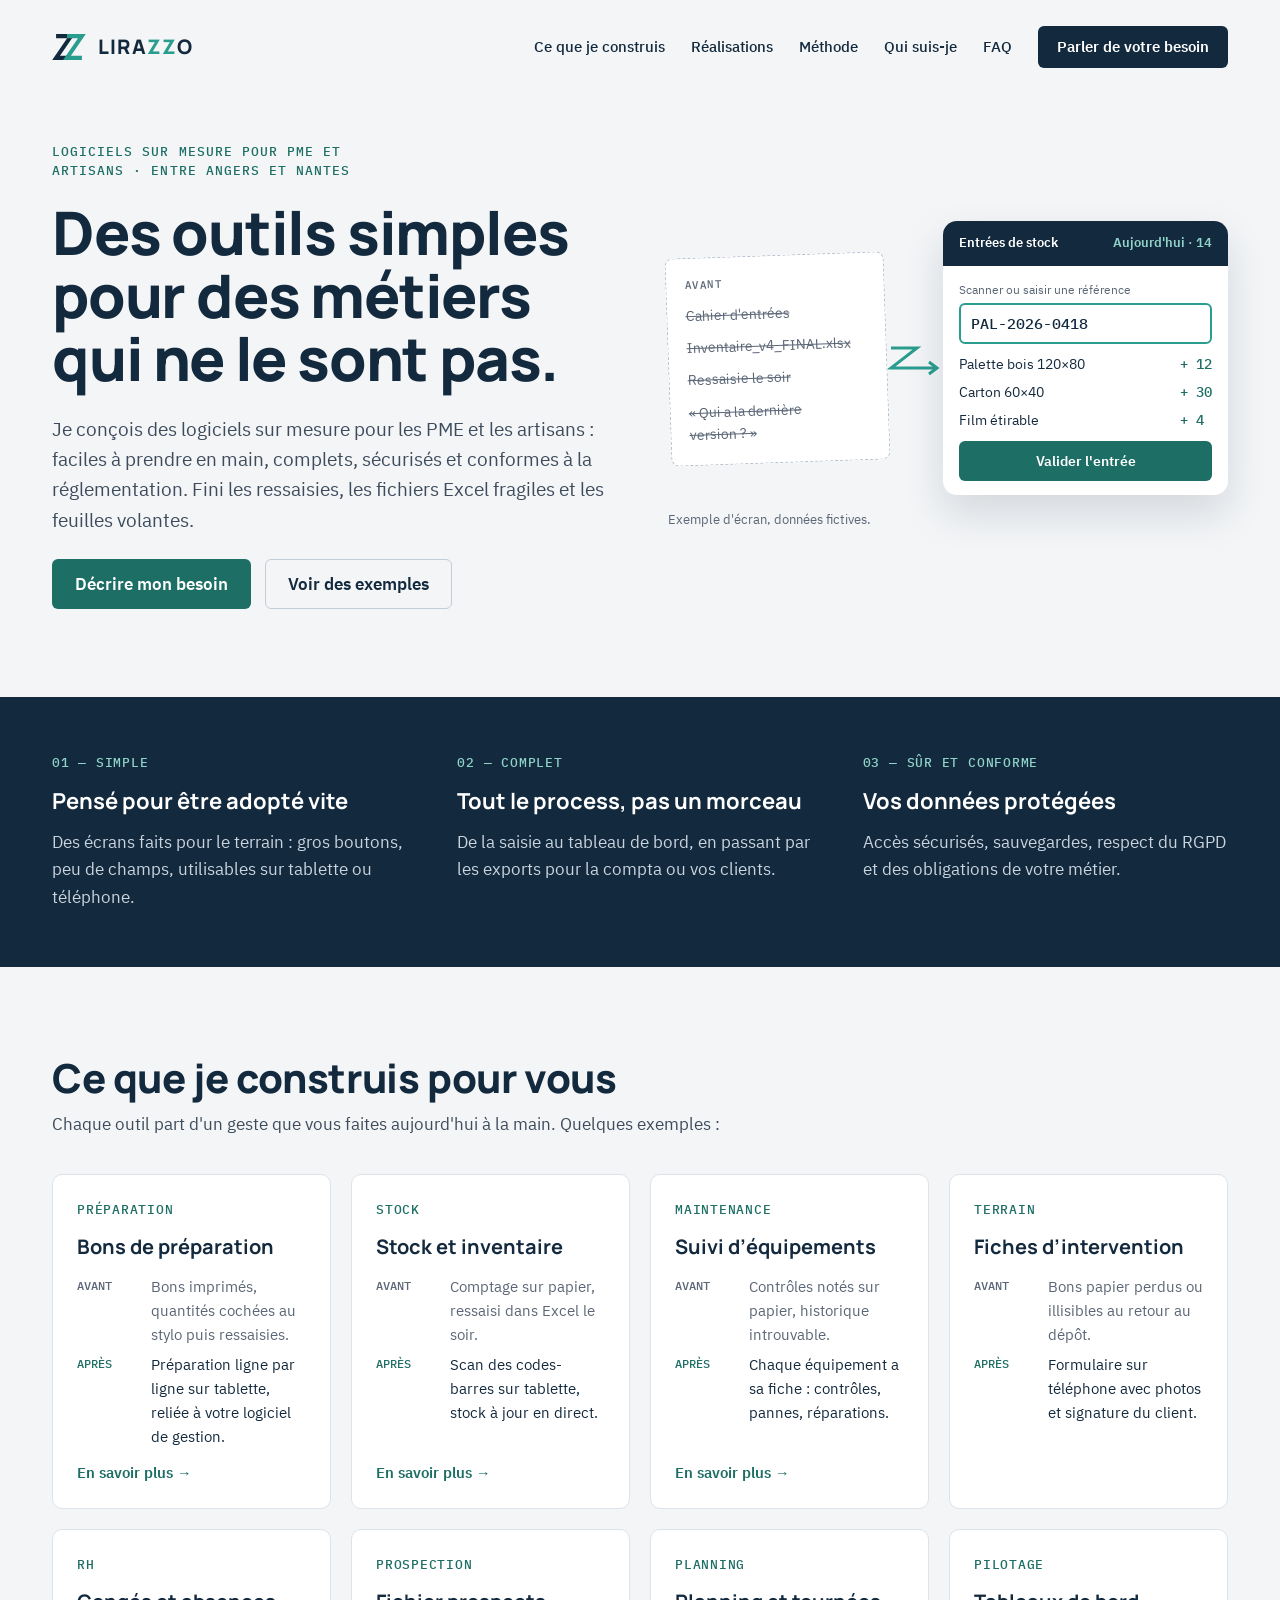
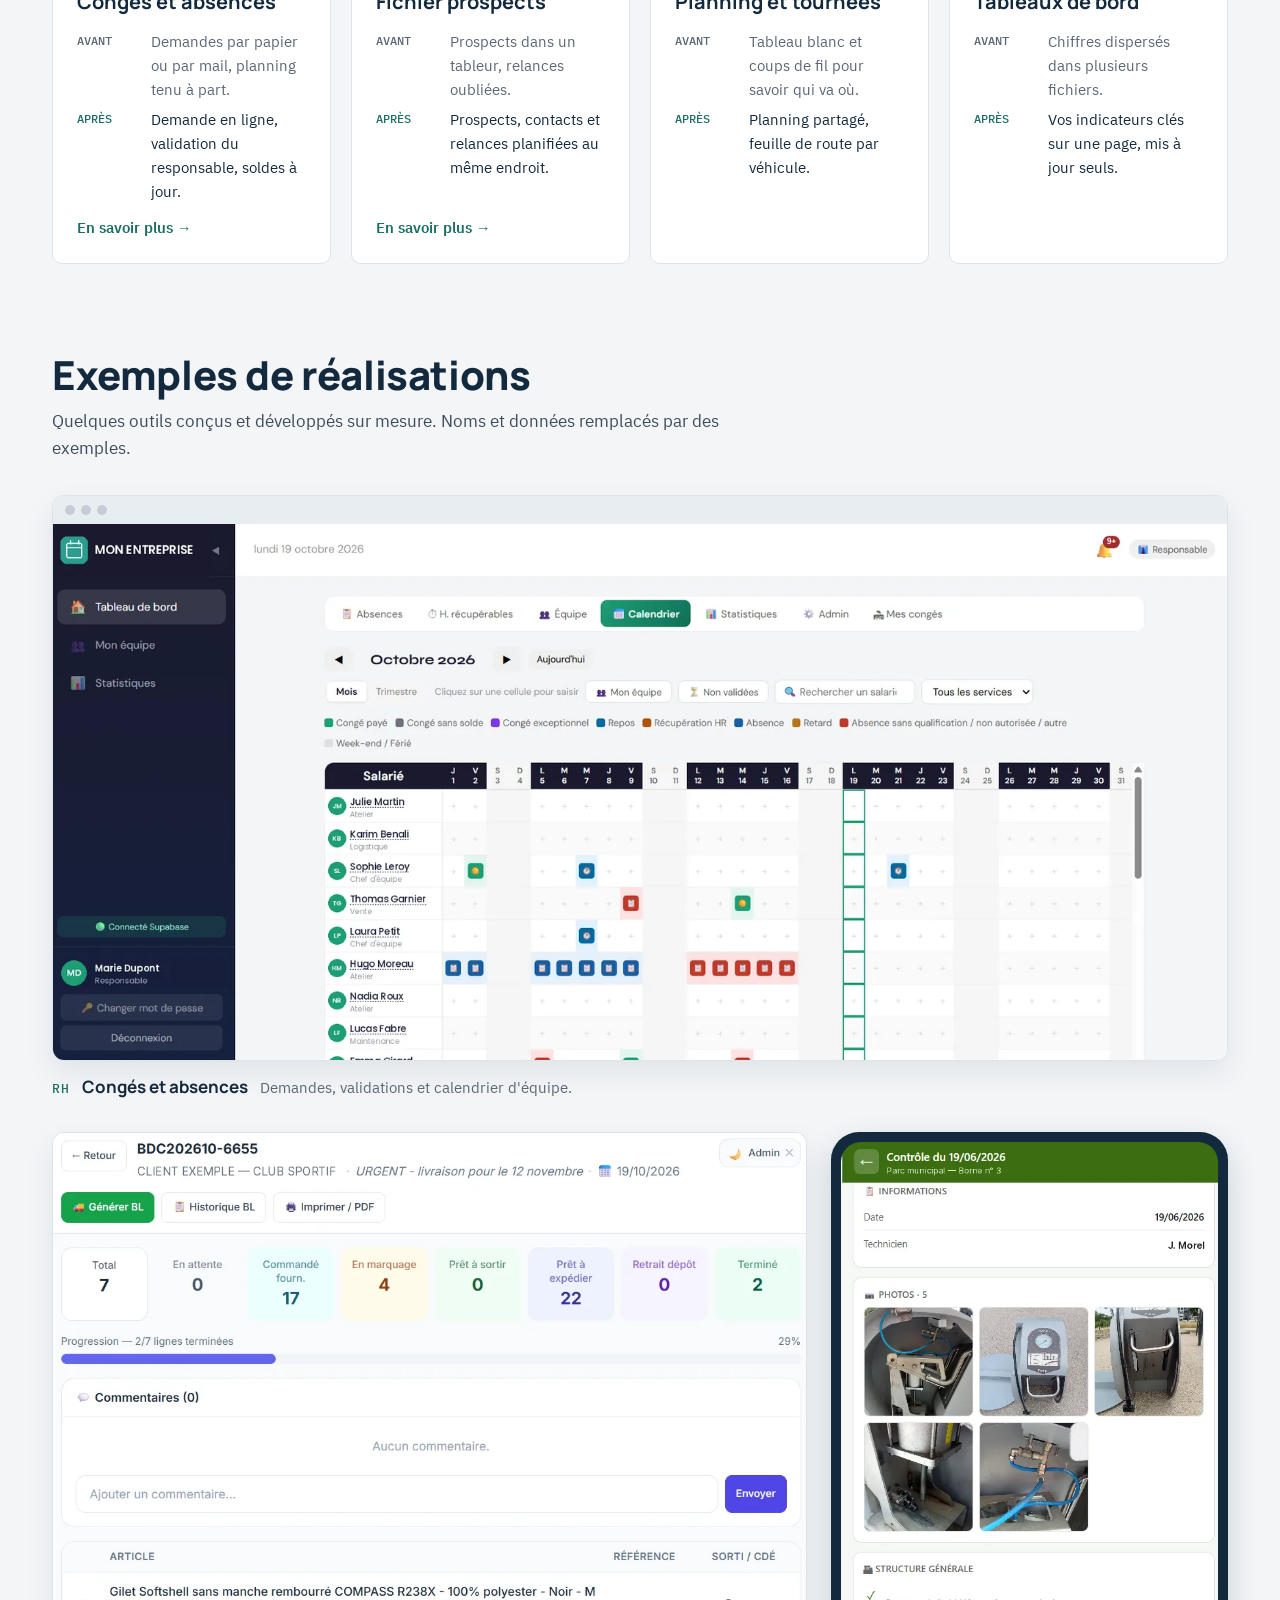
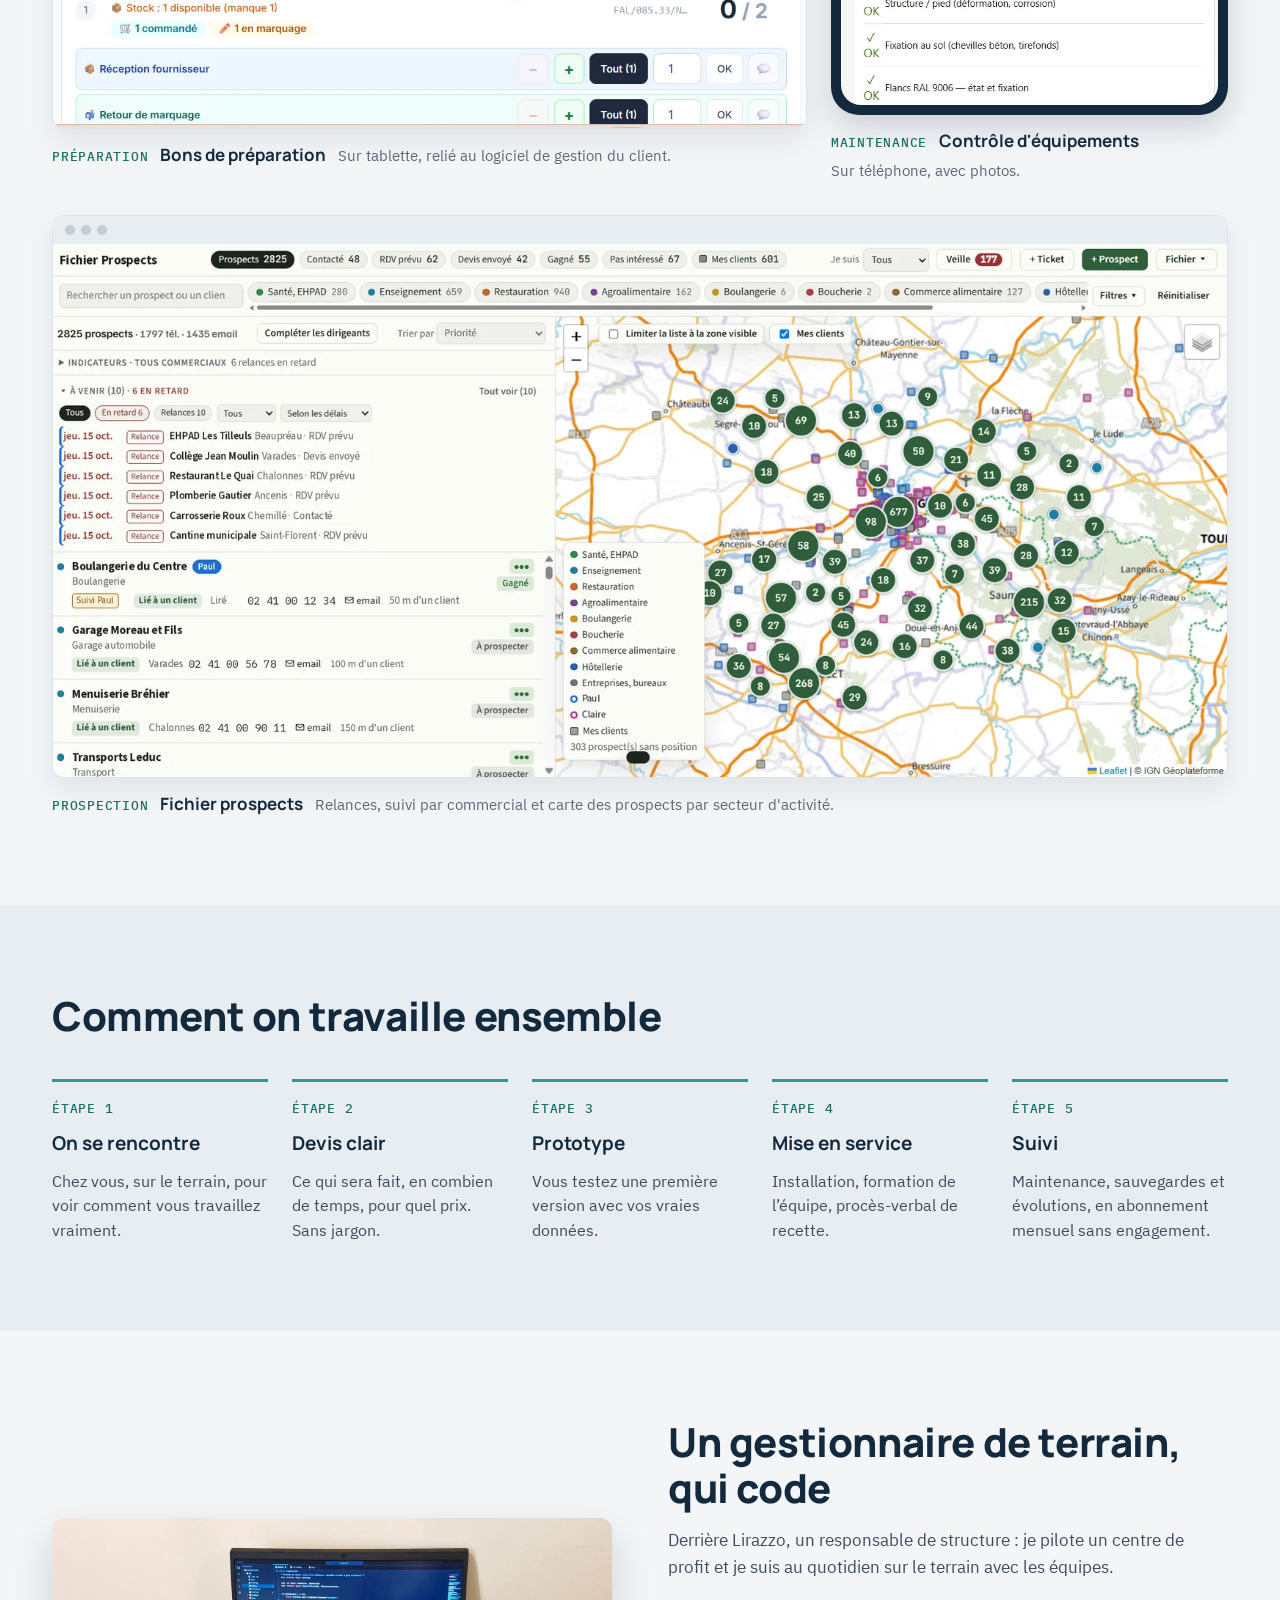
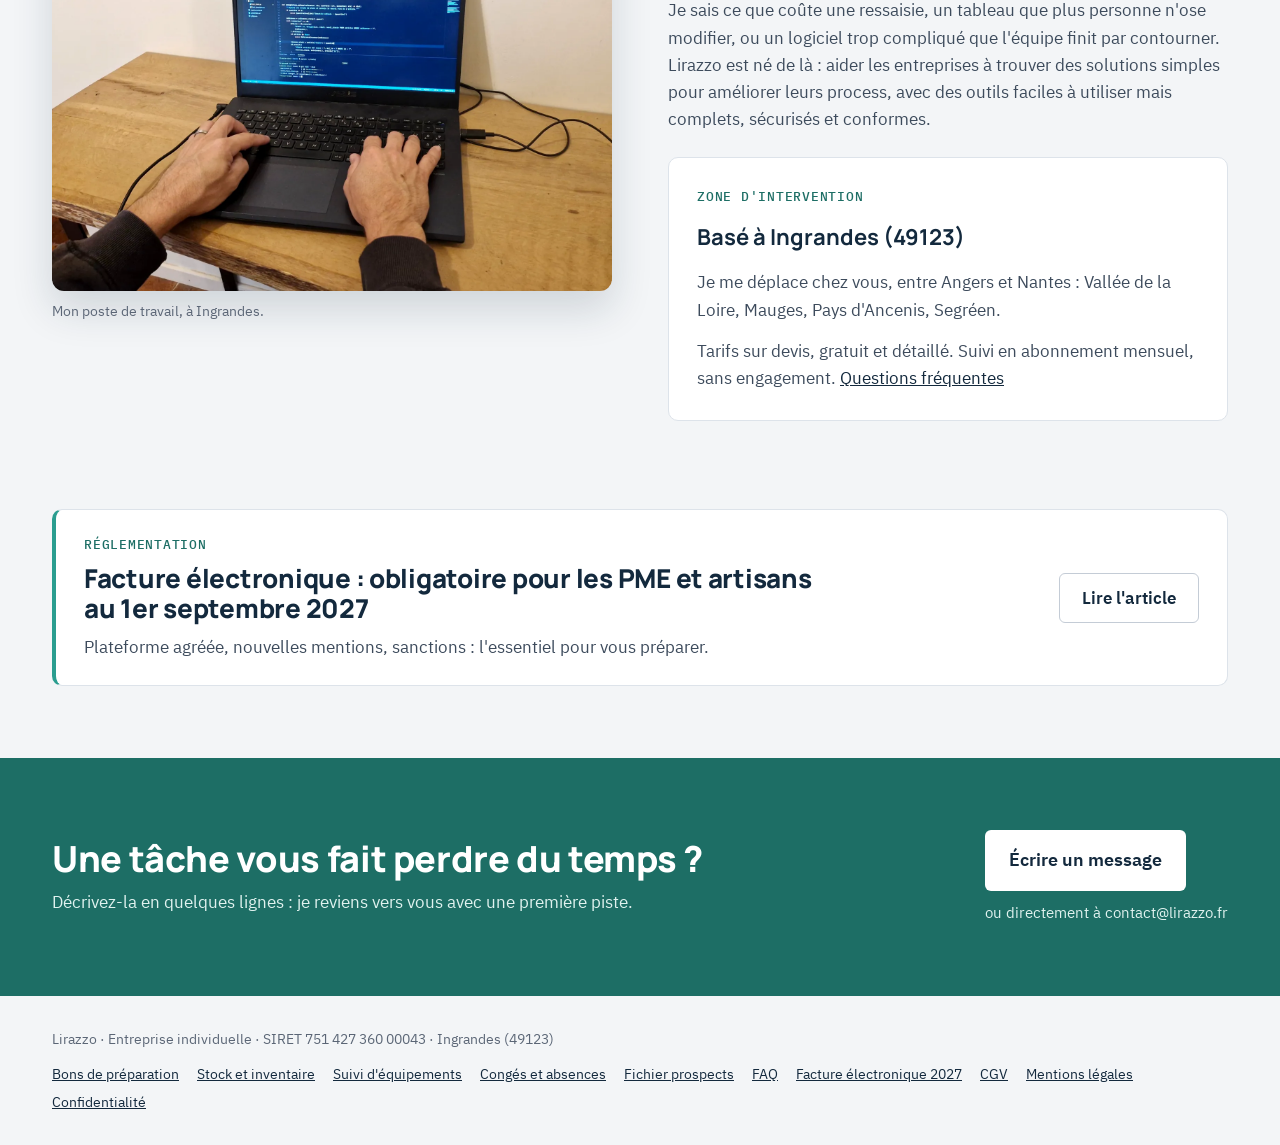
<file: index.html>
<!doctype html>
<html lang="fr">
<head>
<meta charset="utf-8">
<meta name="viewport" content="width=device-width, initial-scale=1">
<title>Lirazzo · Logiciels sur mesure pour PME et artisans · Angers, Nantes</title>
<meta name="description" content="Logiciels sur mesure pour les PME et les artisans entre Angers et Nantes : bons de préparation, stock, suivi d'équipements, congés, prospection. Simples, complets, sécurisés et conformes. Devis gratuit.">
<link rel="canonical" href="https://www.lirazzo.fr/">
<meta property="og:type" content="website">
<meta property="og:locale" content="fr_FR">
<meta property="og:site_name" content="Lirazzo">
<meta property="og:title" content="Lirazzo · Des outils simples pour des métiers qui ne le sont pas">
<meta property="og:description" content="Logiciels sur mesure pour les PME et les artisans, entre Angers et Nantes. Devis gratuit.">
<meta property="og:url" content="https://www.lirazzo.fr/">
<meta property="og:image" content="https://www.lirazzo.fr/img/apercu.png">
<meta name="theme-color" content="#13293d">
<link rel="icon" href="favicon.svg" type="image/svg+xml">
<link rel="preload" href="fonts/manrope-latin-800-normal.woff2" as="font" type="font/woff2" crossorigin>
<link rel="preload" href="fonts/ibm-plex-sans-latin-400-normal.woff2" as="font" type="font/woff2" crossorigin>
<link rel="stylesheet" href="style.css?v=202610241154">
<script src="contact.js?v=202610241154" defer></script>
<script src="site.js?v=202610241154" defer></script>
<script type="application/ld+json">
{"@context":"https://schema.org","@type":"ProfessionalService","name":"Lirazzo","url":"https://www.lirazzo.fr/","email":"contact@lirazzo.fr","description":"Logiciels sur mesure pour les PME et les artisans.","address":{"@type":"PostalAddress","addressLocality":"Ingrandes","postalCode":"49123","addressCountry":"FR"},"areaServed":["Maine-et-Loire","Loire-Atlantique"],"priceRange":"Sur devis","knowsAbout":["logiciel sur mesure","gestion de stock","bons de préparation","suivi de maintenance","gestion des congés","fichier prospects"]}
</script>
</head>
<body>
<a class="skip" href="#contenu">Aller au contenu</a>

<header class="wrap top">
  <a class="brand" href="./" aria-label="Lirazzo, accueil">
    <svg width="34" height="34" viewBox="0 0 100 100" aria-hidden="true"><path d="M12 18 H56 L12 82 H56" fill="none" stroke="#13293d" stroke-width="12"/><path d="M44 18 H88 L44 82 H88" fill="none" stroke="#2a9d8f" stroke-width="12"/></svg>
    <b>LIRA<span>ZZ</span>O</b>
  </a>
  <nav class="nav" aria-label="Navigation principale">
    <a href="#outils">Ce que je construis</a>
    <a href="#realisations">Réalisations</a>
    <a href="#methode">Méthode</a>
    <a href="#qui">Qui suis-je</a>
    <a href="faq.html">FAQ</a>
    <a class="btn btn-navy" href="#contact">Parler de votre besoin</a>
  </nav>
</header>

<main id="contenu">

<section class="wrap hero">
  <div class="hero-text">
    <h1><span class="label">LOGICIELS SUR MESURE POUR PME ET ARTISANS · ENTRE ANGERS ET NANTES</span><span class="big">Des outils simples pour des métiers qui ne le sont pas.</span></h1>
    <p>Je conçois des logiciels sur mesure pour les PME et les artisans : faciles à prendre en main, complets, sécurisés et conformes à la réglementation. Fini les ressaisies, les fichiers Excel fragiles et les feuilles volantes.</p>
    <div class="actions">
      <a class="btn btn-accent" href="#contact">Décrire mon besoin</a>
      <a class="btn btn-ghost" href="#outils">Voir des exemples</a>
    </div>
  </div>

  <figure class="ba">
    <div class="paper" aria-label="Avant">
      <div class="label">AVANT</div>
      <s>Cahier d'entrées</s>
      <s>Inventaire_v4_FINAL.xlsx</s>
      <s>Ressaisie le soir</s>
      <s>« Qui a la dernière version ? »</s>
    </div>
    <svg viewBox="0 0 56 40" width="56" height="40" aria-hidden="true"><path d="M4 10 H30 L4 30 H48" fill="none" stroke="#2a9d8f" stroke-width="3"/><path d="M42 24 L50 30 L42 36" fill="none" stroke="#2a9d8f" stroke-width="3"/></svg>
    <div class="screen" aria-label="Après : écran de saisie des entrées de stock">
      <div class="screen-head"><span>Entrées de stock</span><span>Aujourd'hui · 14</span></div>
      <div class="screen-body">
        <div class="field">Scanner ou saisir une référence<div class="input">PAL-2026-0418</div></div>
        <div class="rows">
          <span>Palette bois 120×80</span><span>+ 12</span>
          <span>Carton 60×40</span><span>+ 30</span>
          <span>Film étirable</span><span>+ 4</span>
        </div>
        <div class="fake-btn">Valider l'entrée</div>
      </div>
    </div>
    <figcaption>Exemple d'écran, données fictives.</figcaption>
  </figure>
</section>

<section class="band" aria-label="Mes engagements">
  <div class="wrap">
    <div class="stack"><div class="label">01 — SIMPLE</div><h3>Pensé pour être adopté vite</h3><p>Des écrans faits pour le terrain : gros boutons, peu de champs, utilisables sur tablette ou téléphone.</p></div>
    <div class="stack"><div class="label">02 — COMPLET</div><h3>Tout le process, pas un morceau</h3><p>De la saisie au tableau de bord, en passant par les exports pour la compta ou vos clients.</p></div>
    <div class="stack"><div class="label">03 — SÛR ET CONFORME</div><h3>Vos données protégées</h3><p>Accès sécurisés, sauvegardes, respect du RGPD et des obligations de votre métier.</p></div>
  </div>
</section>

<section id="outils" class="wrap section">
  <div class="stack intro">
    <h2>Ce que je construis pour vous</h2>
    <p class="lead">Chaque outil part d'un geste que vous faites aujourd'hui à la main. Quelques exemples :</p>
  </div>
  <div class="cards">
    <article class="card"><div class="label">PRÉPARATION</div><h3><a href="logiciel-bons-de-preparation.html">Bons de préparation</a></h3><dl><dt>AVANT</dt><dd>Bons imprimés, quantités cochées au stylo puis ressaisies.</dd><dt class="after">APRÈS</dt><dd class="after">Préparation ligne par ligne sur tablette, reliée à votre logiciel de gestion.</dd></dl><a class="more" href="logiciel-bons-de-preparation.html">En savoir plus →</a></article>
    <article class="card"><div class="label">STOCK</div><h3><a href="logiciel-gestion-de-stock.html">Stock et inventaire</a></h3><dl><dt>AVANT</dt><dd>Comptage sur papier, ressaisi dans Excel le soir.</dd><dt class="after">APRÈS</dt><dd class="after">Scan des codes-barres sur tablette, stock à jour en direct.</dd></dl><a class="more" href="logiciel-gestion-de-stock.html">En savoir plus →</a></article>
    <article class="card"><div class="label">MAINTENANCE</div><h3><a href="logiciel-suivi-equipements.html">Suivi d’équipements</a></h3><dl><dt>AVANT</dt><dd>Contrôles notés sur papier, historique introuvable.</dd><dt class="after">APRÈS</dt><dd class="after">Chaque équipement a sa fiche : contrôles, pannes, réparations.</dd></dl><a class="more" href="logiciel-suivi-equipements.html">En savoir plus →</a></article>
    <article class="card"><div class="label">TERRAIN</div><h3>Fiches d’intervention</h3><dl><dt>AVANT</dt><dd>Bons papier perdus ou illisibles au retour au dépôt.</dd><dt class="after">APRÈS</dt><dd class="after">Formulaire sur téléphone avec photos et signature du client.</dd></dl></article>
    <article class="card"><div class="label">RH</div><h3><a href="logiciel-conges-absences.html">Congés et absences</a></h3><dl><dt>AVANT</dt><dd>Demandes par papier ou par mail, planning tenu à part.</dd><dt class="after">APRÈS</dt><dd class="after">Demande en ligne, validation du responsable, soldes à jour.</dd></dl><a class="more" href="logiciel-conges-absences.html">En savoir plus →</a></article>
    <article class="card"><div class="label">PROSPECTION</div><h3><a href="logiciel-fichier-prospects.html">Fichier prospects</a></h3><dl><dt>AVANT</dt><dd>Prospects dans un tableur, relances oubliées.</dd><dt class="after">APRÈS</dt><dd class="after">Prospects, contacts et relances planifiées au même endroit.</dd></dl><a class="more" href="logiciel-fichier-prospects.html">En savoir plus →</a></article>
    <article class="card"><div class="label">PLANNING</div><h3>Planning et tournées</h3><dl><dt>AVANT</dt><dd>Tableau blanc et coups de fil pour savoir qui va où.</dd><dt class="after">APRÈS</dt><dd class="after">Planning partagé, feuille de route par véhicule.</dd></dl></article>
    <article class="card"><div class="label">PILOTAGE</div><h3>Tableaux de bord</h3><dl><dt>AVANT</dt><dd>Chiffres dispersés dans plusieurs fichiers.</dd><dt class="after">APRÈS</dt><dd class="after">Vos indicateurs clés sur une page, mis à jour seuls.</dd></dl></article>
  </div>
</section>

<section id="realisations" class="wrap section">
  <div class="stack intro">
    <h2>Exemples de réalisations</h2>
    <p class="lead">Quelques outils conçus et développés sur mesure. Noms et données remplacés par des exemples.</p>
  </div>

  <figure class="shot">
    <div class="frame"><div class="browser-bar" aria-hidden="true"><i></i><i></i><i></i></div>
      <img src="img/conges-absences.webp" width="1600" height="731" loading="lazy" alt="Calendrier des congés et absences d'une équipe, par salarié et par jour">
    </div>
    <figcaption><span class="label">RH</span><strong>Congés et absences</strong><span>Demandes, validations et calendrier d'équipe.</span></figcaption>
  </figure>

  <div class="duo">
    <figure class="shot">
      <div class="frame"><img src="img/bons-preparation.webp" width="1099" height="868" loading="lazy" alt="Bon de préparation de commande avec l'avancement par étape et les articles à sortir"></div>
      <figcaption><span class="label">PRÉPARATION</span><strong>Bons de préparation</strong><span>Sur tablette, relié au logiciel de gestion du client.</span></figcaption>
    </figure>
    <figure class="shot">
      <div class="phone"><img src="img/suivi-equipements.webp" width="576" height="860" loading="lazy" alt="Fiche de contrôle d'un équipement sur téléphone, avec photos et points vérifiés"></div>
      <figcaption><span class="label">MAINTENANCE</span><strong>Contrôle d'équipements</strong><span>Sur téléphone, avec photos.</span></figcaption>
    </figure>
  </div>

  <figure class="shot">
    <div class="frame"><div class="browser-bar" aria-hidden="true"><i></i><i></i><i></i></div>
      <img src="img/fichier-prospects.webp" width="1600" height="727" loading="lazy" alt="Fichier prospects avec relances à venir, fiches par entreprise et carte des prospects par secteur">
    </div>
    <figcaption><span class="label">PROSPECTION</span><strong>Fichier prospects</strong><span>Relances, suivi par commercial et carte des prospects par secteur d'activité.</span></figcaption>
  </figure>
</section>

<section id="methode" class="method">
  <div class="wrap">
    <h2>Comment on travaille ensemble</h2>
    <ol class="steps">
      <li><span class="label">ÉTAPE 1</span><strong>On se rencontre</strong><span>Chez vous, sur le terrain, pour voir comment vous travaillez vraiment.</span></li>
      <li><span class="label">ÉTAPE 2</span><strong>Devis clair</strong><span>Ce qui sera fait, en combien de temps, pour quel prix. Sans jargon.</span></li>
      <li><span class="label">ÉTAPE 3</span><strong>Prototype</strong><span>Vous testez une première version avec vos vraies données.</span></li>
      <li><span class="label">ÉTAPE 4</span><strong>Mise en service</strong><span>Installation, formation de l’équipe, procès-verbal de recette.</span></li>
      <li><span class="label">ÉTAPE 5</span><strong>Suivi</strong><span>Maintenance, sauvegardes et évolutions, en abonnement mensuel sans engagement.</span></li>
    </ol>
  </div>
</section>

<section id="qui" class="wrap who">
  <figure class="who-photo"><img src="img/poste-de-travail.webp" width="1600" height="1066" loading="lazy" alt="Mains sur le clavier d'un ordinateur portable affichant du code, sur un bureau en bois brut"><figcaption>Mon poste de travail, à Ingrandes.</figcaption></figure>
  <div class="stack">
    <h2>Un gestionnaire de terrain, qui code</h2>
    <p class="lead">Derrière Lirazzo, un responsable de structure : je pilote un centre de profit et je suis au quotidien sur le terrain avec les équipes.</p>
    <p class="lead">Je sais ce que coûte une ressaisie, un tableau que plus personne n'ose modifier, ou un logiciel trop compliqué que l'équipe finit par contourner. Lirazzo est né de là : aider les entreprises à trouver des solutions simples pour améliorer leurs process, avec des outils faciles à utiliser mais complets, sécurisés et conformes.</p>
  <div class="zone">
    <div class="label">ZONE D'INTERVENTION</div>
    <h3>Basé à Ingrandes (49123)</h3>
    <p class="lead">Je me déplace chez vous, entre Angers et Nantes : Vallée de la Loire, Mauges, Pays d'Ancenis, Segréen.</p>
    <p class="lead">Tarifs sur devis, gratuit et détaillé. Suivi en abonnement mensuel, sans engagement. <a href="faq.html">Questions fréquentes</a></p>
  </div>
  </div>
</section>

<section class="wrap" style="padding-bottom:72px">
  <div class="news">
    <div class="stack" style="max-width:760px"><div class="label">RÉGLEMENTATION</div><h2>Facture électronique : obligatoire pour les PME et artisans au 1er septembre 2027</h2><p>Plateforme agréée, nouvelles mentions, sanctions : l'essentiel pour vous préparer.</p></div>
    <a class="btn btn-ghost" href="facture-electronique-2027.html">Lire l'article</a>
  </div>
</section>

<section id="contact" class="contact">
  <div class="wrap">
    <div class="stack intro">
      <h2>Une tâche vous fait perdre du temps ?</h2>
      <p>Décrivez-la en quelques lignes : je reviens vers vous avec une première piste.</p>
    </div>
    <div class="stack" style="align-items:flex-start"><a class="mail" href="mailto:contact@lirazzo.fr?subject=Mon%20besoin" data-contact>Écrire un message</a><span class="alt">ou directement à contact@lirazzo.fr</span></div>
  </div>
</section>

</main>

<footer class="wrap foot">
  <span>Lirazzo · Entreprise individuelle · SIRET 751 427 360 00043 · Ingrandes (49123)</span>
  <nav class="links" aria-label="Plan du site"><a href="logiciel-bons-de-preparation.html">Bons de préparation</a><a href="logiciel-gestion-de-stock.html">Stock et inventaire</a><a href="logiciel-suivi-equipements.html">Suivi d'équipements</a><a href="logiciel-conges-absences.html">Congés et absences</a><a href="logiciel-fichier-prospects.html">Fichier prospects</a><a href="faq.html">FAQ</a><a href="facture-electronique-2027.html">Facture électronique 2027</a><a href="cgv-lirazzo.pdf">CGV</a><a href="mentions-legales.html">Mentions légales</a><a href="confidentialite.html">Confidentialité</a></nav>
</footer>
</body>
</html>
</file>
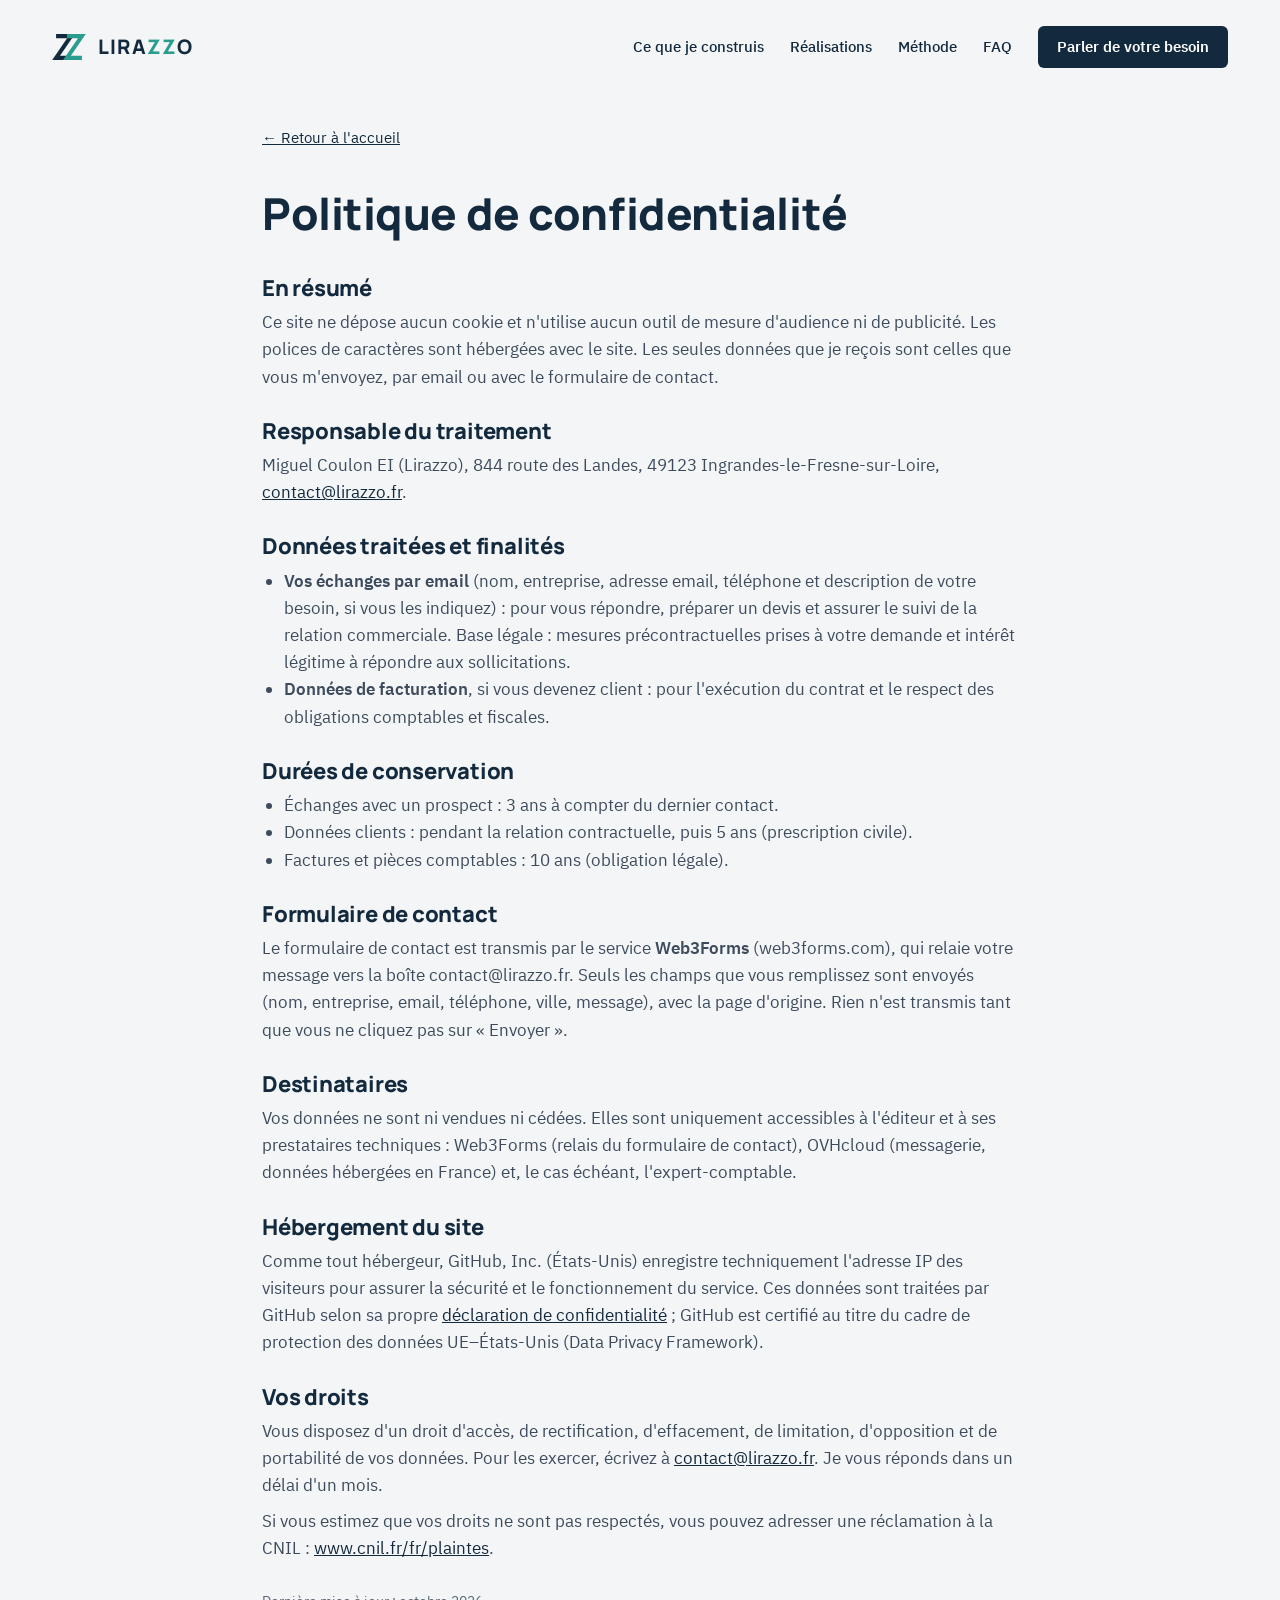
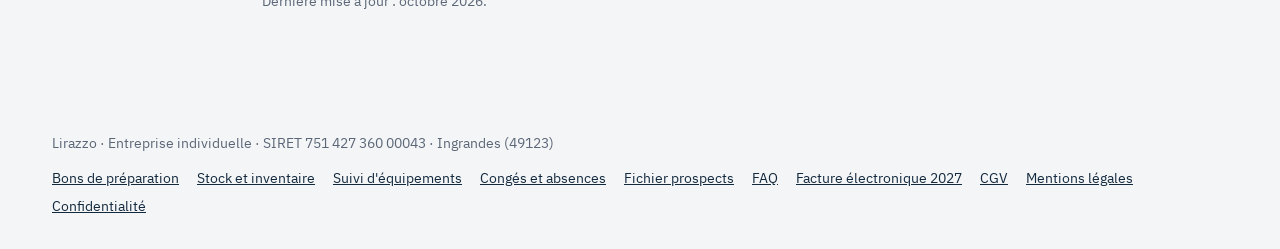
<file: confidentialite.html>
<!doctype html>
<html lang="fr">
<head>
<meta charset="utf-8">
<meta name="viewport" content="width=device-width, initial-scale=1">
<title>Politique de confidentialité · Lirazzo</title>
<meta name="description" content="Politique de confidentialité de lirazzo.fr : aucun cookie, données traitées, durées de conservation et vos droits.">
<link rel="canonical" href="https://www.lirazzo.fr/confidentialite.html">
<meta property="og:type" content="website">
<meta property="og:locale" content="fr_FR">
<meta property="og:site_name" content="Lirazzo">
<meta property="og:title" content="Politique de confidentialité">
<meta property="og:description" content="Politique de confidentialité de lirazzo.fr : aucun cookie, données traitées, durées de conservation et vos droits.">
<meta property="og:url" content="https://www.lirazzo.fr/confidentialite.html">
<meta property="og:image" content="https://www.lirazzo.fr/img/apercu.png">
<meta name="theme-color" content="#13293d">
<link rel="icon" href="favicon.svg" type="image/svg+xml">
<link rel="preload" href="fonts/manrope-latin-800-normal.woff2" as="font" type="font/woff2" crossorigin>
<link rel="stylesheet" href="style.css?v=202610241154">
<script src="contact.js?v=202610241154" defer></script>
<script src="site.js?v=202610241154" defer></script>
</head>
<body>
<a class="skip" href="#contenu">Aller au contenu</a>
<header class="wrap top">
  <a class="brand" href="./" aria-label="Lirazzo, accueil">
    <svg width="34" height="34" viewBox="0 0 100 100" aria-hidden="true"><path d="M12 18 H56 L12 82 H56" fill="none" stroke="#13293d" stroke-width="12"/><path d="M44 18 H88 L44 82 H88" fill="none" stroke="#2a9d8f" stroke-width="12"/></svg>
    <b>LIRA<span>ZZ</span>O</b>
  </a>
  <nav class="nav" aria-label="Navigation principale">
    <a href="./#outils">Ce que je construis</a>
    <a href="./#realisations">Réalisations</a>
    <a href="./#methode">Méthode</a>
    <a href="faq.html">FAQ</a>
    <a class="btn btn-navy" href="./#contact">Parler de votre besoin</a>
  </nav>
</header>
<main id="contenu" class="wrap legal">
<a class="back" href="./">← Retour à l'accueil</a>
<h1>Politique de confidentialité</h1>

<section><h2>En résumé</h2>
<p>Ce site ne dépose aucun cookie et n'utilise aucun outil de mesure d'audience ni de publicité. Les polices de caractères sont hébergées avec le site. Les seules données que je reçois sont celles que vous m'envoyez, par email ou avec le formulaire de contact.</p>
</section>
<section><h2>Responsable du traitement</h2>
<p>Miguel Coulon EI (Lirazzo), 844 route des Landes, 49123 Ingrandes-le-Fresne-sur-Loire, <a href="mailto:contact@lirazzo.fr">contact@lirazzo.fr</a>.</p>
</section>
<section><h2>Données traitées et finalités</h2>
<ul>
<li><strong>Vos échanges par email</strong> (nom, entreprise, adresse email, téléphone et description de votre besoin, si vous les indiquez) : pour vous répondre, préparer un devis et assurer le suivi de la relation commerciale. Base légale : mesures précontractuelles prises à votre demande et intérêt légitime à répondre aux sollicitations.</li>
<li><strong>Données de facturation</strong>, si vous devenez client : pour l'exécution du contrat et le respect des obligations comptables et fiscales.</li>
</ul>
</section>
<section><h2>Durées de conservation</h2>
<ul>
<li>Échanges avec un prospect : 3 ans à compter du dernier contact.</li>
<li>Données clients : pendant la relation contractuelle, puis 5 ans (prescription civile).</li>
<li>Factures et pièces comptables : 10 ans (obligation légale).</li>
</ul>
</section>
<section><h2>Formulaire de contact</h2><p>Le formulaire de contact est transmis par le service <strong>Web3Forms</strong> (web3forms.com), qui relaie votre message vers la boîte contact@lirazzo.fr. Seuls les champs que vous remplissez sont envoyés (nom, entreprise, email, téléphone, ville, message), avec la page d'origine. Rien n'est transmis tant que vous ne cliquez pas sur « Envoyer ».</p></section>
<section><h2>Destinataires</h2>
<p>Vos données ne sont ni vendues ni cédées. Elles sont uniquement accessibles à l'éditeur et à ses prestataires techniques : Web3Forms (relais du formulaire de contact), OVHcloud (messagerie, données hébergées en France) et, le cas échéant, l'expert-comptable.</p>
</section>
<section><h2>Hébergement du site</h2>
<p>Comme tout hébergeur, GitHub, Inc. (États-Unis) enregistre techniquement l'adresse IP des visiteurs pour assurer la sécurité et le fonctionnement du service. Ces données sont traitées par GitHub selon sa propre <a href="https://docs.github.com/fr/site-policy/privacy-policies/github-general-privacy-statement">déclaration de confidentialité</a> ; GitHub est certifié au titre du cadre de protection des données UE–États-Unis (Data Privacy Framework).</p>
</section>
<section><h2>Vos droits</h2>
<p>Vous disposez d'un droit d'accès, de rectification, d'effacement, de limitation, d'opposition et de portabilité de vos données. Pour les exercer, écrivez à <a href="mailto:contact@lirazzo.fr">contact@lirazzo.fr</a>. Je vous réponds dans un délai d'un mois.</p>
<p>Si vous estimez que vos droits ne sont pas respectés, vous pouvez adresser une réclamation à la CNIL : <a href="https://www.cnil.fr/fr/plaintes">www.cnil.fr/fr/plaintes</a>.</p>
</section>
<p class="updated">Dernière mise à jour : octobre 2026.</p>
</main>

<footer class="wrap foot">
  <span>Lirazzo · Entreprise individuelle · SIRET 751 427 360 00043 · Ingrandes (49123)</span>
  <nav class="links" aria-label="Plan du site"><a href="logiciel-bons-de-preparation.html">Bons de préparation</a><a href="logiciel-gestion-de-stock.html">Stock et inventaire</a><a href="logiciel-suivi-equipements.html">Suivi d'équipements</a><a href="logiciel-conges-absences.html">Congés et absences</a><a href="logiciel-fichier-prospects.html">Fichier prospects</a><a href="faq.html">FAQ</a><a href="facture-electronique-2027.html">Facture électronique 2027</a><a href="cgv-lirazzo.pdf">CGV</a><a href="mentions-legales.html">Mentions légales</a><a href="confidentialite.html">Confidentialité</a></nav>
</footer>
</body>
</html>
</file>
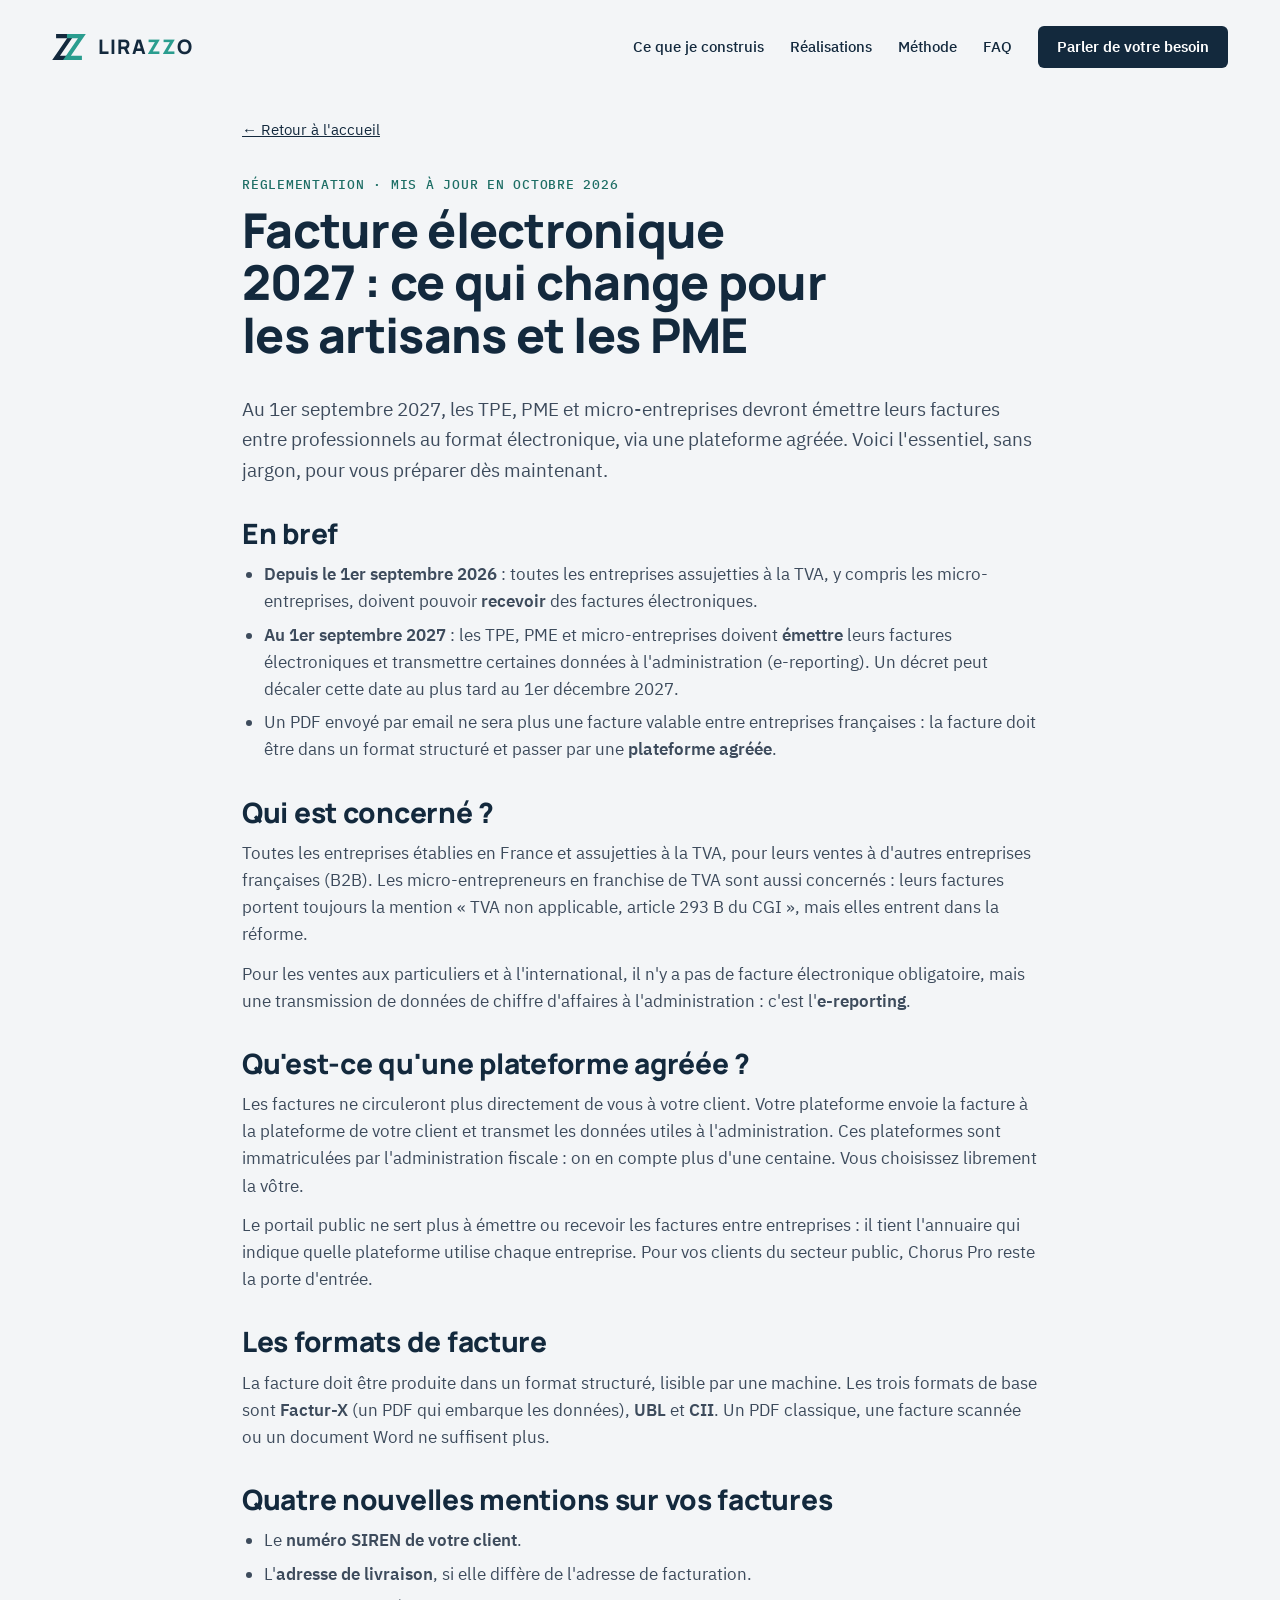
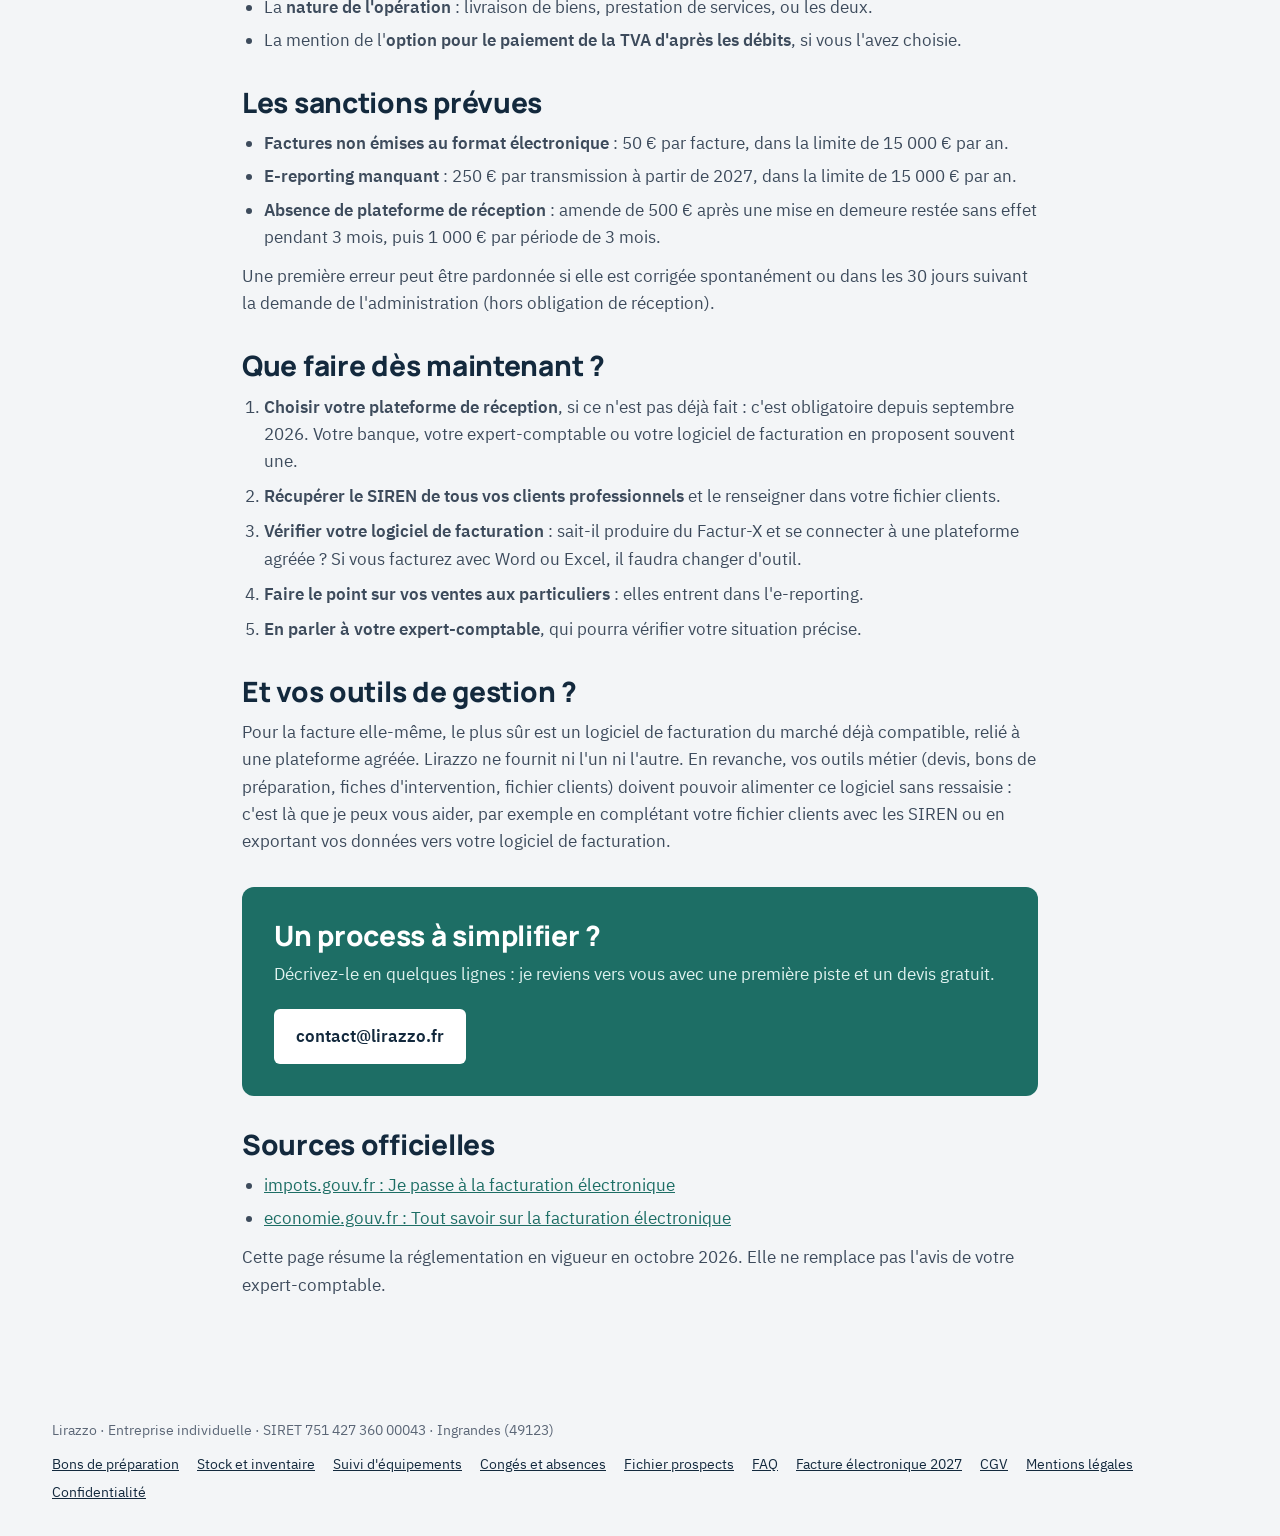
<file: facture-electronique-2027.html>
<!doctype html>
<html lang="fr">
<head>
<meta charset="utf-8">
<meta name="viewport" content="width=device-width, initial-scale=1">
<title>Facture électronique 2027 : ce qui change pour les artisans et les PME · Lirazzo</title>
<meta name="description" content="Au 1er septembre 2027, TPE, PME et micro-entreprises devront émettre leurs factures électroniques via une plateforme agréée. Calendrier, nouvelles mentions, sanctions et étapes pour se préparer.">
<link rel="canonical" href="https://www.lirazzo.fr/facture-electronique-2027.html">
<meta property="og:type" content="website">
<meta property="og:locale" content="fr_FR">
<meta property="og:site_name" content="Lirazzo">
<meta property="og:title" content="Facture électronique 2027 : ce qui change pour les artisans et les PME">
<meta property="og:description" content="Au 1er septembre 2027, TPE, PME et micro-entreprises devront émettre leurs factures électroniques via une plateforme agréée. Calendrier, nouvelles mentions, sanctions et étapes pour se préparer.">
<meta property="og:url" content="https://www.lirazzo.fr/facture-electronique-2027.html">
<meta property="og:image" content="https://www.lirazzo.fr/img/apercu.png">
<meta name="theme-color" content="#13293d">
<link rel="icon" href="favicon.svg" type="image/svg+xml">
<link rel="preload" href="fonts/manrope-latin-800-normal.woff2" as="font" type="font/woff2" crossorigin>
<link rel="stylesheet" href="style.css?v=202610241154">
<script src="contact.js?v=202610241154" defer></script>
<script src="site.js?v=202610241154" defer></script>
<script type="application/ld+json">{"@context": "https://schema.org", "@type": "Article", "headline": "Facture électronique 2027 : ce qui change pour les artisans et les PME", "datePublished": "2026-10-20", "dateModified": "2026-10-20", "inLanguage": "fr", "author": {"@type": "Organization", "name": "Lirazzo", "url": "https://www.lirazzo.fr/"}, "mainEntityOfPage": "https://www.lirazzo.fr/facture-electronique-2027.html"}</script>
<script type="application/ld+json">{"@context": "https://schema.org", "@type": "BreadcrumbList", "itemListElement": [{"@type": "ListItem", "position": 1, "name": "Accueil", "item": "https://www.lirazzo.fr/"}, {"@type": "ListItem", "position": 2, "name": "Facture électronique 2027", "item": "https://www.lirazzo.fr/facture-electronique-2027.html"}]}</script>
</head>
<body>
<a class="skip" href="#contenu">Aller au contenu</a>
<header class="wrap top">
  <a class="brand" href="./" aria-label="Lirazzo, accueil">
    <svg width="34" height="34" viewBox="0 0 100 100" aria-hidden="true"><path d="M12 18 H56 L12 82 H56" fill="none" stroke="#13293d" stroke-width="12"/><path d="M44 18 H88 L44 82 H88" fill="none" stroke="#2a9d8f" stroke-width="12"/></svg>
    <b>LIRA<span>ZZ</span>O</b>
  </a>
  <nav class="nav" aria-label="Navigation principale">
    <a href="./#outils">Ce que je construis</a>
    <a href="./#realisations">Réalisations</a>
    <a href="./#methode">Méthode</a>
    <a href="faq.html">FAQ</a>
    <a class="btn btn-navy" href="./#contact">Parler de votre besoin</a>
  </nav>
</header>
<main id="contenu" class="wrap page">
<a class="back" href="./">← Retour à l'accueil</a>
<div class="stack"><div class="label">RÉGLEMENTATION · MIS À JOUR EN OCTOBRE 2026</div><h1>Facture électronique 2027 : ce qui change pour les artisans et les PME</h1></div>
<p class="chapo">Au 1er septembre 2027, les TPE, PME et micro-entreprises devront émettre leurs factures entre professionnels au format électronique, via une plateforme agréée. Voici l'essentiel, sans jargon, pour vous préparer dès maintenant.</p>

<section><h2>En bref</h2>
<ul>
<li><strong>Depuis le 1er septembre 2026</strong> : toutes les entreprises assujetties à la TVA, y compris les micro-entreprises, doivent pouvoir <strong>recevoir</strong> des factures électroniques.</li>
<li><strong>Au 1er septembre 2027</strong> : les TPE, PME et micro-entreprises doivent <strong>émettre</strong> leurs factures électroniques et transmettre certaines données à l'administration (e-reporting). Un décret peut décaler cette date au plus tard au 1er décembre 2027.</li>
<li>Un PDF envoyé par email ne sera plus une facture valable entre entreprises françaises : la facture doit être dans un format structuré et passer par une <strong>plateforme agréée</strong>.</li>
</ul>
</section>

<section><h2>Qui est concerné ?</h2>
<p>Toutes les entreprises établies en France et assujetties à la TVA, pour leurs ventes à d'autres entreprises françaises (B2B). Les micro-entrepreneurs en franchise de TVA sont aussi concernés : leurs factures portent toujours la mention « TVA non applicable, article 293 B du CGI », mais elles entrent dans la réforme.</p>
<p>Pour les ventes aux particuliers et à l'international, il n'y a pas de facture électronique obligatoire, mais une transmission de données de chiffre d'affaires à l'administration : c'est l'<strong>e-reporting</strong>.</p>
</section>

<section><h2>Qu'est-ce qu'une plateforme agréée ?</h2>
<p>Les factures ne circuleront plus directement de vous à votre client. Votre plateforme envoie la facture à la plateforme de votre client et transmet les données utiles à l'administration. Ces plateformes sont immatriculées par l'administration fiscale : on en compte plus d'une centaine. Vous choisissez librement la vôtre.</p>
<p>Le portail public ne sert plus à émettre ou recevoir les factures entre entreprises : il tient l'annuaire qui indique quelle plateforme utilise chaque entreprise. Pour vos clients du secteur public, Chorus Pro reste la porte d'entrée.</p>
</section>

<section><h2>Les formats de facture</h2>
<p>La facture doit être produite dans un format structuré, lisible par une machine. Les trois formats de base sont <strong>Factur-X</strong> (un PDF qui embarque les données), <strong>UBL</strong> et <strong>CII</strong>. Un PDF classique, une facture scannée ou un document Word ne suffisent plus.</p>
</section>

<section><h2>Quatre nouvelles mentions sur vos factures</h2>
<ul>
<li>Le <strong>numéro SIREN de votre client</strong>.</li>
<li>L'<strong>adresse de livraison</strong>, si elle diffère de l'adresse de facturation.</li>
<li>La <strong>nature de l'opération</strong> : livraison de biens, prestation de services, ou les deux.</li>
<li>La mention de l'<strong>option pour le paiement de la TVA d'après les débits</strong>, si vous l'avez choisie.</li>
</ul>
</section>

<section><h2>Les sanctions prévues</h2>
<ul>
<li><strong>Factures non émises au format électronique</strong> : 50 € par facture, dans la limite de 15 000 € par an.</li>
<li><strong>E-reporting manquant</strong> : 250 € par transmission à partir de 2027, dans la limite de 15 000 € par an.</li>
<li><strong>Absence de plateforme de réception</strong> : amende de 500 € après une mise en demeure restée sans effet pendant 3 mois, puis 1 000 € par période de 3 mois.</li>
</ul>
<p>Une première erreur peut être pardonnée si elle est corrigée spontanément ou dans les 30 jours suivant la demande de l'administration (hors obligation de réception).</p>
</section>

<section><h2>Que faire dès maintenant ?</h2>
<ol>
<li><strong>Choisir votre plateforme de réception</strong>, si ce n'est pas déjà fait : c'est obligatoire depuis septembre 2026. Votre banque, votre expert-comptable ou votre logiciel de facturation en proposent souvent une.</li>
<li><strong>Récupérer le SIREN de tous vos clients professionnels</strong> et le renseigner dans votre fichier clients.</li>
<li><strong>Vérifier votre logiciel de facturation</strong> : sait-il produire du Factur-X et se connecter à une plateforme agréée ? Si vous facturez avec Word ou Excel, il faudra changer d'outil.</li>
<li><strong>Faire le point sur vos ventes aux particuliers</strong> : elles entrent dans l'e-reporting.</li>
<li><strong>En parler à votre expert-comptable</strong>, qui pourra vérifier votre situation précise.</li>
</ol>
</section>

<section><h2>Et vos outils de gestion ?</h2>
<p>Pour la facture elle-même, le plus sûr est un logiciel de facturation du marché déjà compatible, relié à une plateforme agréée. Lirazzo ne fournit ni l'un ni l'autre. En revanche, vos outils métier (devis, bons de préparation, fiches d'intervention, fichier clients) doivent pouvoir alimenter ce logiciel sans ressaisie : c'est là que je peux vous aider, par exemple en complétant votre fichier clients avec les SIREN ou en exportant vos données vers votre logiciel de facturation.</p>
</section>

<aside class="cta">
  <div class="stack"><h2>Un process à simplifier ?</h2><p>Décrivez-le en quelques lignes : je reviens vers vous avec une première piste et un devis gratuit.</p></div>
  <a class="mail" href="mailto:contact@lirazzo.fr?subject=Mon%20besoin">contact@lirazzo.fr</a>
</aside>


<section><h2>Sources officielles</h2>
<ul>
<li><a href="https://www.impots.gouv.fr/professionnel/je-passe-la-facturation-electronique">impots.gouv.fr : Je passe à la facturation électronique</a></li>
<li><a href="https://www.economie.gouv.fr/tout-savoir-sur-la-facturation-electronique-pour-les-entreprises">economie.gouv.fr : Tout savoir sur la facturation électronique</a></li>
</ul>
<p class="updated">Cette page résume la réglementation en vigueur en octobre 2026. Elle ne remplace pas l'avis de votre expert-comptable.</p>
</section>
</main>
<footer class="wrap foot">
  <span>Lirazzo · Entreprise individuelle · SIRET 751 427 360 00043 · Ingrandes (49123)</span>
  <nav class="links" aria-label="Plan du site"><a href="logiciel-bons-de-preparation.html">Bons de préparation</a><a href="logiciel-gestion-de-stock.html">Stock et inventaire</a><a href="logiciel-suivi-equipements.html">Suivi d'équipements</a><a href="logiciel-conges-absences.html">Congés et absences</a><a href="logiciel-fichier-prospects.html">Fichier prospects</a><a href="faq.html">FAQ</a><a href="facture-electronique-2027.html">Facture électronique 2027</a><a href="cgv-lirazzo.pdf">CGV</a><a href="mentions-legales.html">Mentions légales</a><a href="confidentialite.html">Confidentialité</a></nav>
</footer>
</body>
</html>
</file>
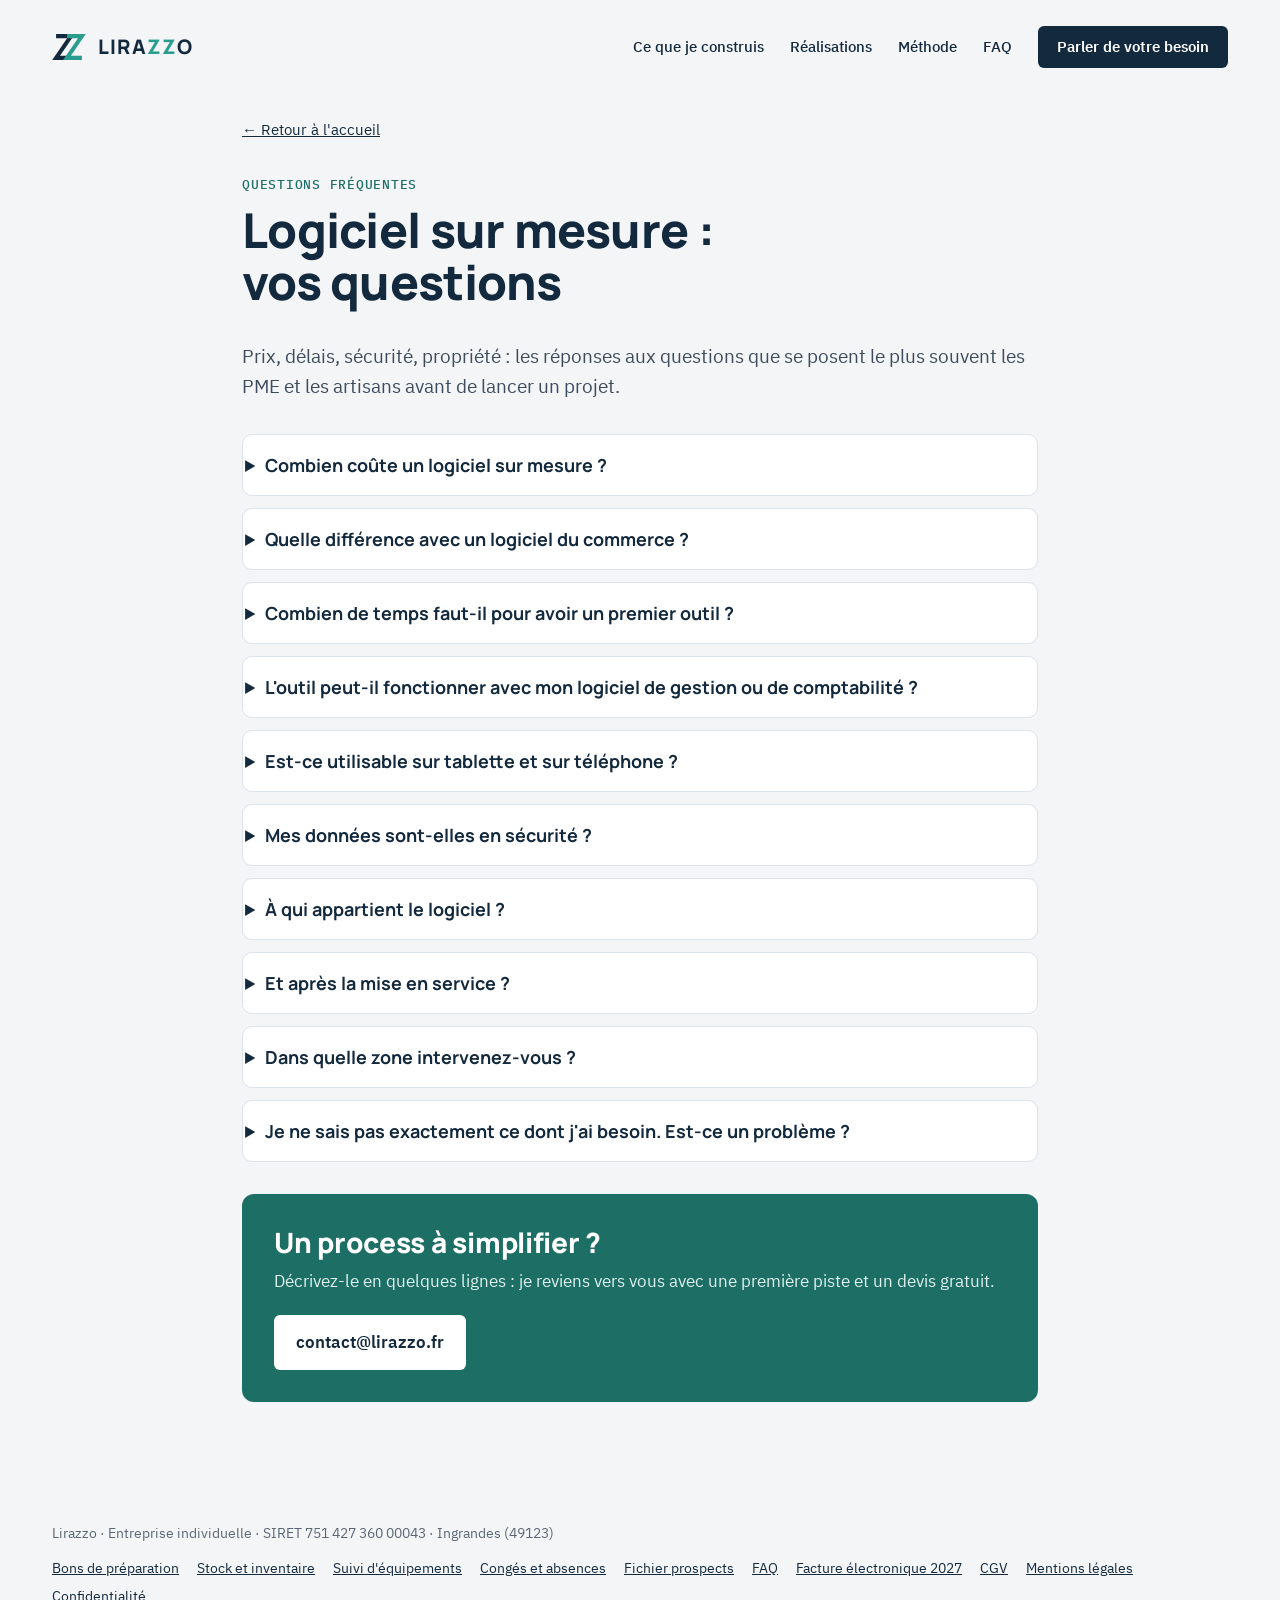
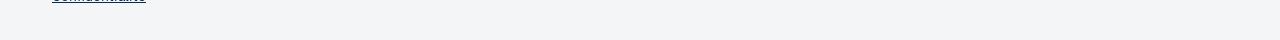
<file: faq.html>
<!doctype html>
<html lang="fr">
<head>
<meta charset="utf-8">
<meta name="viewport" content="width=device-width, initial-scale=1">
<title>Logiciel sur mesure : questions fréquentes (prix, délais, sécurité) · Lirazzo</title>
<meta name="description" content="Combien coûte un logiciel sur mesure, quels délais, quelle sécurité, à qui appartient-il ? Réponses pour les PME et artisans entre Angers et Nantes.">
<link rel="canonical" href="https://www.lirazzo.fr/faq.html">
<meta property="og:type" content="website">
<meta property="og:locale" content="fr_FR">
<meta property="og:site_name" content="Lirazzo">
<meta property="og:title" content="Logiciel sur mesure : questions fréquentes (prix, délais, sécurité)">
<meta property="og:description" content="Combien coûte un logiciel sur mesure, quels délais, quelle sécurité, à qui appartient-il ? Réponses pour les PME et artisans entre Angers et Nantes.">
<meta property="og:url" content="https://www.lirazzo.fr/faq.html">
<meta property="og:image" content="https://www.lirazzo.fr/img/apercu.png">
<meta name="theme-color" content="#13293d">
<link rel="icon" href="favicon.svg" type="image/svg+xml">
<link rel="preload" href="fonts/manrope-latin-800-normal.woff2" as="font" type="font/woff2" crossorigin>
<link rel="stylesheet" href="style.css?v=202610241154">
<script src="contact.js?v=202610241154" defer></script>
<script src="site.js?v=202610241154" defer></script>
<script type="application/ld+json">{"@context": "https://schema.org", "@type": "FAQPage", "mainEntity": [{"@type": "Question", "name": "Combien coûte un logiciel sur mesure ?", "acceptedAnswer": {"@type": "Answer", "text": "Le prix dépend du nombre d'écrans, des règles métier à intégrer et des liaisons avec vos logiciels existants. Un outil simple qui remplace un fichier Excel n'a rien à voir avec une application multi-sites. Après un premier échange, je vous remets un devis gratuit et détaillé."}}, {"@type": "Question", "name": "Quelle différence avec un logiciel du commerce ?", "acceptedAnswer": {"@type": "Answer", "text": "Un logiciel du commerce est fait pour le plus grand nombre : vous adaptez votre façon de travailler à l'outil, et vous payez souvent des fonctions que vous n'utilisez pas. Un logiciel sur mesure part de votre process réel : il ne contient que ce qui vous sert et peut évoluer avec votre activité."}}, {"@type": "Question", "name": "Combien de temps faut-il pour avoir un premier outil ?", "acceptedAnswer": {"@type": "Answer", "text": "Cela dépend de la taille du projet. Le délai est indiqué dans le devis. Je travaille par étapes : vous testez rapidement une première version avec vos vraies données, puis on l'ajuste avant la mise en service."}}, {"@type": "Question", "name": "L'outil peut-il fonctionner avec mon logiciel de gestion ou de comptabilité ?", "acceptedAnswer": {"@type": "Answer", "text": "Souvent oui, quand votre logiciel propose une connexion (API) ou des imports et exports de fichiers. C'est vérifié avant le devis, pour que vous sachiez exactement ce qui sera relié et ce qui ne le sera pas."}}, {"@type": "Question", "name": "Est-ce utilisable sur tablette et sur téléphone ?", "acceptedAnswer": {"@type": "Answer", "text": "Oui. Les outils sont pensés pour le terrain : gros boutons, peu de champs à remplir, utilisables sur tablette, téléphone ou ordinateur, et avec un lecteur de codes-barres si besoin."}}, {"@type": "Question", "name": "Mes données sont-elles en sécurité ?", "acceptedAnswer": {"@type": "Answer", "text": "Les accès sont protégés par identifiant et par rôle, les échanges sont chiffrés et des sauvegardes régulières sont prévues. Le choix de l'hébergement se fait avec vous, et les données personnelles sont traitées dans le respect du RGPD."}}, {"@type": "Question", "name": "À qui appartient le logiciel ?", "acceptedAnswer": {"@type": "Answer", "text": "Les conditions de propriété et d'utilisation sont précisées dans le devis et les conditions générales de vente, avant tout engagement. Vous gardez dans tous les cas la propriété de vos données et pouvez les exporter."}}, {"@type": "Question", "name": "Et après la mise en service ?", "acceptedAnswer": {"@type": "Answer", "text": "Un abonnement mensuel peut prendre le relais : hébergement, maintenance, sauvegardes, petites évolutions. Il est sans engagement : vous pouvez l'arrêter à tout moment, avec effet à la fin du mois. Les évolutions plus importantes se font sur devis."}}, {"@type": "Question", "name": "Dans quelle zone intervenez-vous ?", "acceptedAnswer": {"@type": "Answer", "text": "Je suis basé à Ingrandes (49123), entre Angers et Nantes. Je me déplace chez vous dans la Vallée de la Loire, les Mauges, le Pays d'Ancenis et le Segréen. Pour les autres secteurs, une partie du travail peut se faire à distance : demandez-moi."}}, {"@type": "Question", "name": "Je ne sais pas exactement ce dont j'ai besoin. Est-ce un problème ?", "acceptedAnswer": {"@type": "Answer", "text": "Non, c'est le cas le plus fréquent. Décrivez en quelques lignes la tâche qui vous fait perdre du temps. Le premier rendez-vous sert justement à observer votre façon de travailler et à identifier ce qui peut être simplifié."}}]}</script>
</head>
<body>
<a class="skip" href="#contenu">Aller au contenu</a>
<header class="wrap top">
  <a class="brand" href="./" aria-label="Lirazzo, accueil">
    <svg width="34" height="34" viewBox="0 0 100 100" aria-hidden="true"><path d="M12 18 H56 L12 82 H56" fill="none" stroke="#13293d" stroke-width="12"/><path d="M44 18 H88 L44 82 H88" fill="none" stroke="#2a9d8f" stroke-width="12"/></svg>
    <b>LIRA<span>ZZ</span>O</b>
  </a>
  <nav class="nav" aria-label="Navigation principale">
    <a href="./#outils">Ce que je construis</a>
    <a href="./#realisations">Réalisations</a>
    <a href="./#methode">Méthode</a>
    <a href="faq.html">FAQ</a>
    <a class="btn btn-navy" href="./#contact">Parler de votre besoin</a>
  </nav>
</header>
<main id="contenu" class="wrap page faq">
<a class="back" href="./">← Retour à l'accueil</a>
<div class="stack"><div class="label">QUESTIONS FRÉQUENTES</div><h1>Logiciel sur mesure : vos questions</h1></div>
<p class="chapo">Prix, délais, sécurité, propriété : les réponses aux questions que se posent le plus souvent les PME et les artisans avant de lancer un projet.</p>
<section><details><summary>Combien coûte un logiciel sur mesure ?</summary><p>Le prix dépend du nombre d'écrans, des règles métier à intégrer et des liaisons avec vos logiciels existants. Un outil simple qui remplace un fichier Excel n'a rien à voir avec une application multi-sites. Après un premier échange, je vous remets un devis gratuit et détaillé.</p></details>
<details><summary>Quelle différence avec un logiciel du commerce ?</summary><p>Un logiciel du commerce est fait pour le plus grand nombre : vous adaptez votre façon de travailler à l'outil, et vous payez souvent des fonctions que vous n'utilisez pas. Un logiciel sur mesure part de votre process réel : il ne contient que ce qui vous sert et peut évoluer avec votre activité.</p></details>
<details><summary>Combien de temps faut-il pour avoir un premier outil ?</summary><p>Cela dépend de la taille du projet. Le délai est indiqué dans le devis. Je travaille par étapes : vous testez rapidement une première version avec vos vraies données, puis on l'ajuste avant la mise en service.</p></details>
<details><summary>L'outil peut-il fonctionner avec mon logiciel de gestion ou de comptabilité ?</summary><p>Souvent oui, quand votre logiciel propose une connexion (API) ou des imports et exports de fichiers. C'est vérifié avant le devis, pour que vous sachiez exactement ce qui sera relié et ce qui ne le sera pas.</p></details>
<details><summary>Est-ce utilisable sur tablette et sur téléphone ?</summary><p>Oui. Les outils sont pensés pour le terrain : gros boutons, peu de champs à remplir, utilisables sur tablette, téléphone ou ordinateur, et avec un lecteur de codes-barres si besoin.</p></details>
<details><summary>Mes données sont-elles en sécurité ?</summary><p>Les accès sont protégés par identifiant et par rôle, les échanges sont chiffrés et des sauvegardes régulières sont prévues. Le choix de l'hébergement se fait avec vous, et les données personnelles sont traitées dans le respect du RGPD.</p></details>
<details><summary>À qui appartient le logiciel ?</summary><p>Les conditions de propriété et d'utilisation sont précisées dans le devis et les conditions générales de vente, avant tout engagement. Vous gardez dans tous les cas la propriété de vos données et pouvez les exporter.</p></details>
<details><summary>Et après la mise en service ?</summary><p>Un abonnement mensuel peut prendre le relais : hébergement, maintenance, sauvegardes, petites évolutions. Il est sans engagement : vous pouvez l'arrêter à tout moment, avec effet à la fin du mois. Les évolutions plus importantes se font sur devis.</p></details>
<details><summary>Dans quelle zone intervenez-vous ?</summary><p>Je suis basé à Ingrandes (49123), entre Angers et Nantes. Je me déplace chez vous dans la Vallée de la Loire, les Mauges, le Pays d'Ancenis et le Segréen. Pour les autres secteurs, une partie du travail peut se faire à distance : demandez-moi.</p></details>
<details><summary>Je ne sais pas exactement ce dont j'ai besoin. Est-ce un problème ?</summary><p>Non, c'est le cas le plus fréquent. Décrivez en quelques lignes la tâche qui vous fait perdre du temps. Le premier rendez-vous sert justement à observer votre façon de travailler et à identifier ce qui peut être simplifié.</p></details>
</section>
<aside class="cta">
  <div class="stack"><h2>Un process à simplifier ?</h2><p>Décrivez-le en quelques lignes : je reviens vers vous avec une première piste et un devis gratuit.</p></div>
  <a class="mail" href="mailto:contact@lirazzo.fr?subject=Mon%20besoin">contact@lirazzo.fr</a>
</aside>

</main>
<footer class="wrap foot">
  <span>Lirazzo · Entreprise individuelle · SIRET 751 427 360 00043 · Ingrandes (49123)</span>
  <nav class="links" aria-label="Plan du site"><a href="logiciel-bons-de-preparation.html">Bons de préparation</a><a href="logiciel-gestion-de-stock.html">Stock et inventaire</a><a href="logiciel-suivi-equipements.html">Suivi d'équipements</a><a href="logiciel-conges-absences.html">Congés et absences</a><a href="logiciel-fichier-prospects.html">Fichier prospects</a><a href="faq.html">FAQ</a><a href="facture-electronique-2027.html">Facture électronique 2027</a><a href="cgv-lirazzo.pdf">CGV</a><a href="mentions-legales.html">Mentions légales</a><a href="confidentialite.html">Confidentialité</a></nav>
</footer>
</body>
</html>
</file>
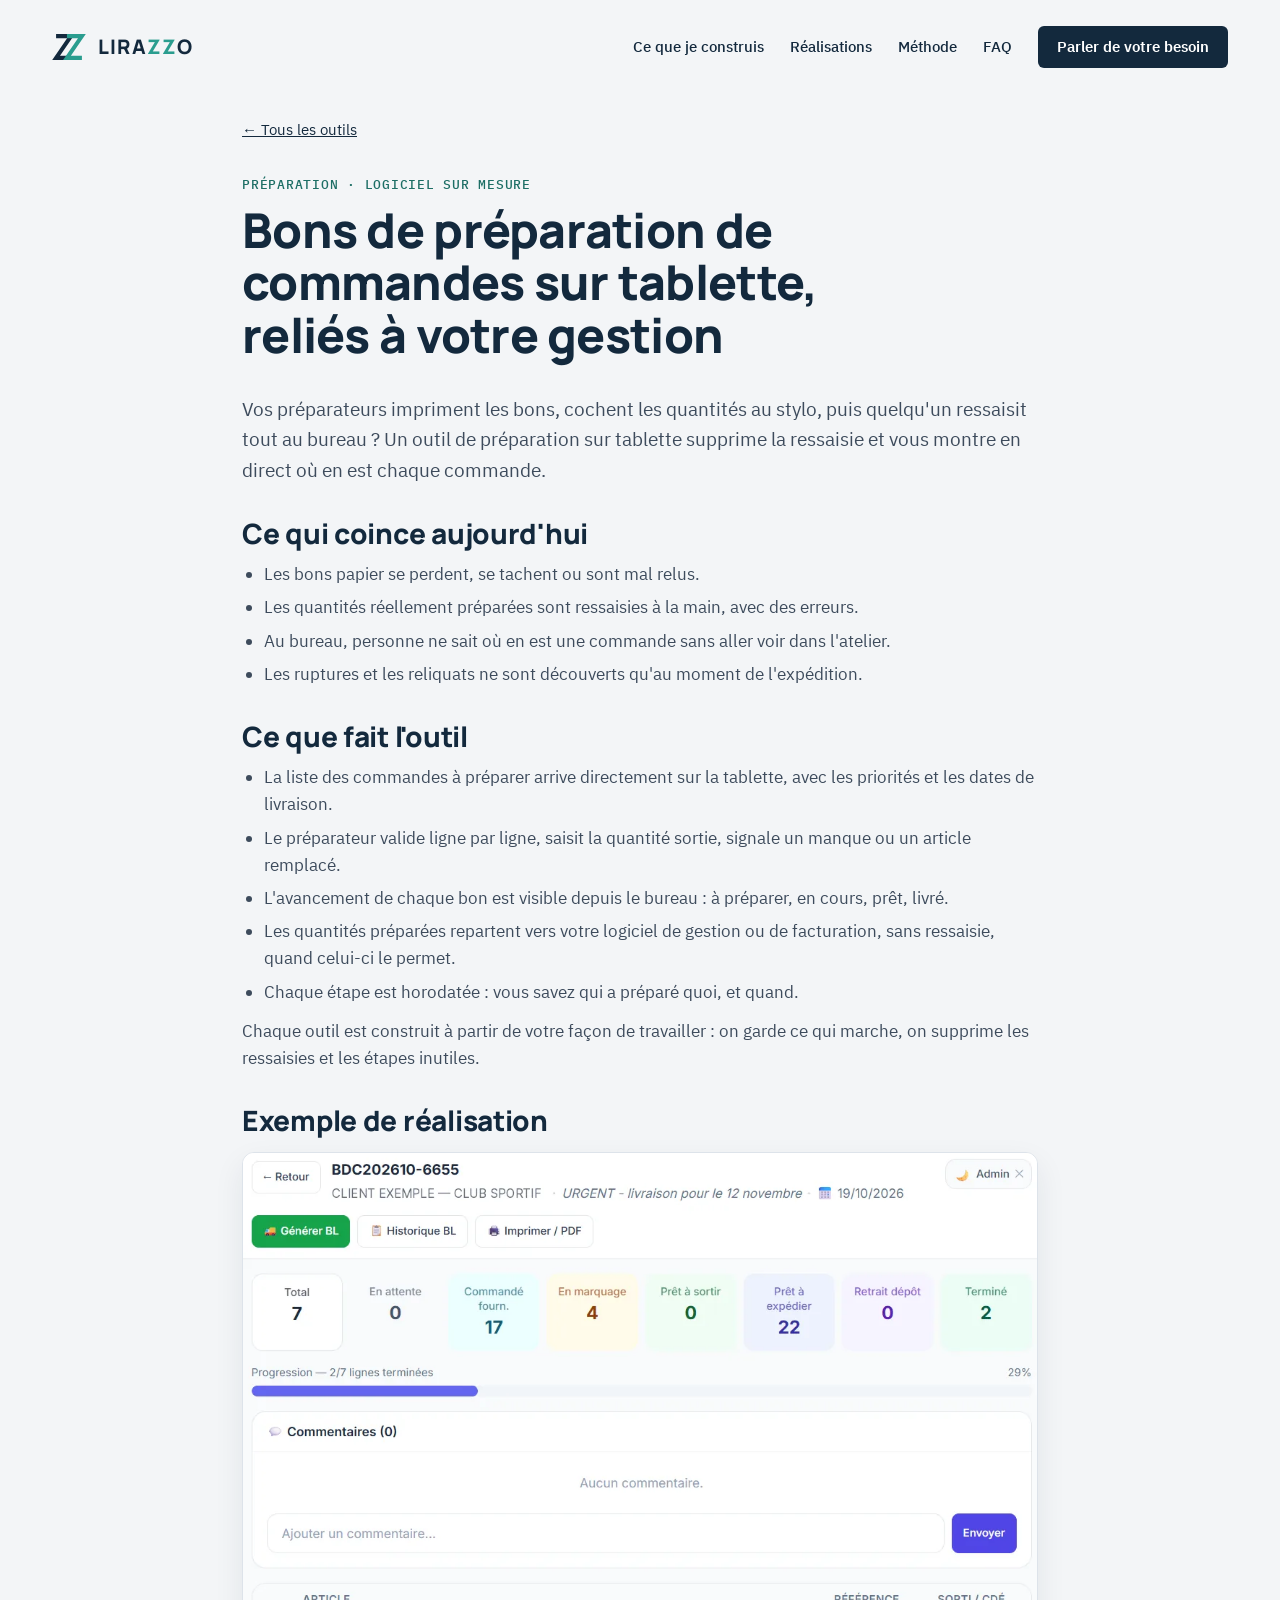
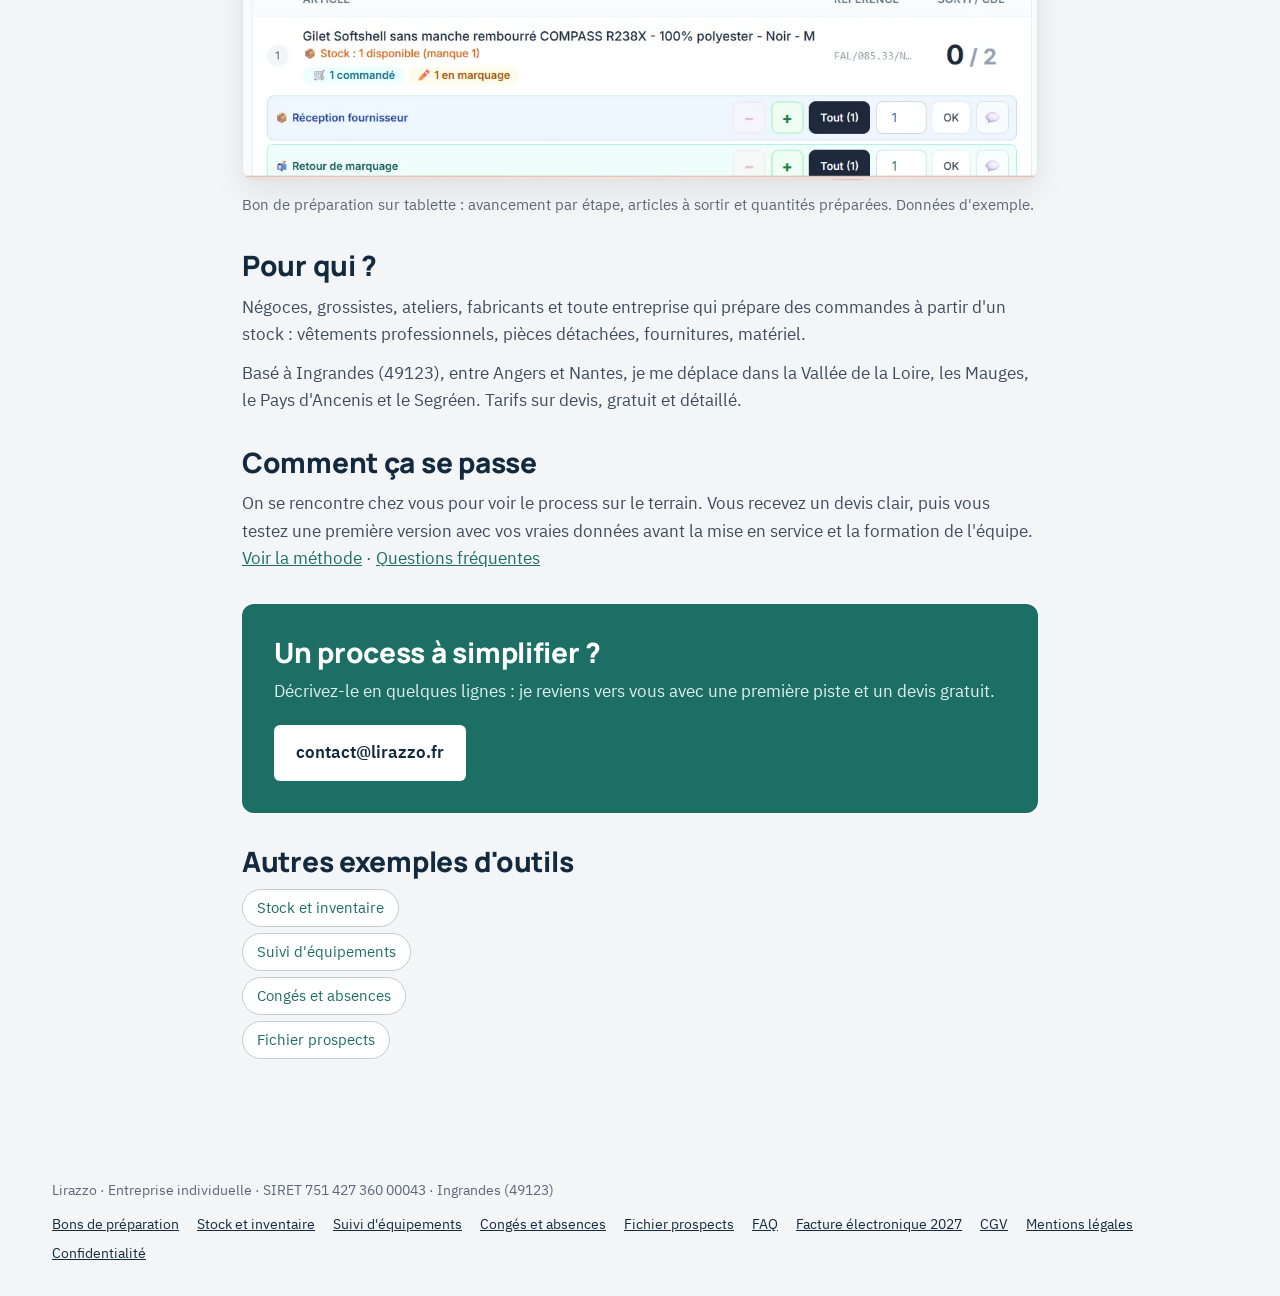
<file: logiciel-bons-de-preparation.html>
<!doctype html>
<html lang="fr">
<head>
<meta charset="utf-8">
<meta name="viewport" content="width=device-width, initial-scale=1">
<title>Logiciel de bons de préparation sur tablette · Lirazzo</title>
<meta name="description" content="Logiciel sur mesure de bons de préparation de commandes sur tablette, relié à votre logiciel de gestion. Pour PME et artisans entre Angers et Nantes. Devis gratuit.">
<link rel="canonical" href="https://www.lirazzo.fr/logiciel-bons-de-preparation.html">
<meta property="og:type" content="website">
<meta property="og:locale" content="fr_FR">
<meta property="og:site_name" content="Lirazzo">
<meta property="og:title" content="Logiciel de bons de préparation sur tablette">
<meta property="og:description" content="Logiciel sur mesure de bons de préparation de commandes sur tablette, relié à votre logiciel de gestion. Pour PME et artisans entre Angers et Nantes. Devis gratuit.">
<meta property="og:url" content="https://www.lirazzo.fr/logiciel-bons-de-preparation.html">
<meta property="og:image" content="https://www.lirazzo.fr/img/apercu.png">
<meta name="theme-color" content="#13293d">
<link rel="icon" href="favicon.svg" type="image/svg+xml">
<link rel="preload" href="fonts/manrope-latin-800-normal.woff2" as="font" type="font/woff2" crossorigin>
<link rel="stylesheet" href="style.css?v=202610241154">
<script src="contact.js?v=202610241154" defer></script>
<script src="site.js?v=202610241154" defer></script>
<script type="application/ld+json">{"@context": "https://schema.org", "@type": "BreadcrumbList", "itemListElement": [{"@type": "ListItem", "position": 1, "name": "Accueil", "item": "https://www.lirazzo.fr/"}, {"@type": "ListItem", "position": 2, "name": "Bons de préparation", "item": "https://www.lirazzo.fr/logiciel-bons-de-preparation.html"}]}</script>
</head>
<body>
<a class="skip" href="#contenu">Aller au contenu</a>
<header class="wrap top">
  <a class="brand" href="./" aria-label="Lirazzo, accueil">
    <svg width="34" height="34" viewBox="0 0 100 100" aria-hidden="true"><path d="M12 18 H56 L12 82 H56" fill="none" stroke="#13293d" stroke-width="12"/><path d="M44 18 H88 L44 82 H88" fill="none" stroke="#2a9d8f" stroke-width="12"/></svg>
    <b>LIRA<span>ZZ</span>O</b>
  </a>
  <nav class="nav" aria-label="Navigation principale">
    <a href="./#outils">Ce que je construis</a>
    <a href="./#realisations">Réalisations</a>
    <a href="./#methode">Méthode</a>
    <a href="faq.html">FAQ</a>
    <a class="btn btn-navy" href="./#contact">Parler de votre besoin</a>
  </nav>
</header>
<main id="contenu" class="wrap page">
<a class="back" href="./#outils">← Tous les outils</a>
<div class="stack"><div class="label">PRÉPARATION · LOGICIEL SUR MESURE</div><h1>Bons de préparation de commandes sur tablette, reliés à votre gestion</h1></div>
<p class="chapo">Vos préparateurs impriment les bons, cochent les quantités au stylo, puis quelqu'un ressaisit tout au bureau ? Un outil de préparation sur tablette supprime la ressaisie et vous montre en direct où en est chaque commande.</p>
<section><h2>Ce qui coince aujourd'hui</h2><ul><li>Les bons papier se perdent, se tachent ou sont mal relus.</li><li>Les quantités réellement préparées sont ressaisies à la main, avec des erreurs.</li><li>Au bureau, personne ne sait où en est une commande sans aller voir dans l'atelier.</li><li>Les ruptures et les reliquats ne sont découverts qu'au moment de l'expédition.</li></ul></section>
<section><h2>Ce que fait l'outil</h2><ul><li>La liste des commandes à préparer arrive directement sur la tablette, avec les priorités et les dates de livraison.</li><li>Le préparateur valide ligne par ligne, saisit la quantité sortie, signale un manque ou un article remplacé.</li><li>L'avancement de chaque bon est visible depuis le bureau : à préparer, en cours, prêt, livré.</li><li>Les quantités préparées repartent vers votre logiciel de gestion ou de facturation, sans ressaisie, quand celui-ci le permet.</li><li>Chaque étape est horodatée : vous savez qui a préparé quoi, et quand.</li></ul><p>Chaque outil est construit à partir de votre façon de travailler : on garde ce qui marche, on supprime les ressaisies et les étapes inutiles.</p></section>
<section><h2>Exemple de réalisation</h2><figure class="shot"><div class="frame"><img src="img/bons-preparation.webp" width="1099" height="868" loading="lazy" alt="Bon de préparation de commande avec l'avancement par étape et les articles à sortir"></div><figcaption><span>Bon de préparation sur tablette : avancement par étape, articles à sortir et quantités préparées. Données d'exemple.</span></figcaption></figure></section>
<section><h2>Pour qui ?</h2><p>Négoces, grossistes, ateliers, fabricants et toute entreprise qui prépare des commandes à partir d'un stock : vêtements professionnels, pièces détachées, fournitures, matériel.</p><p>Basé à Ingrandes (49123), entre Angers et Nantes, je me déplace dans la Vallée de la Loire, les Mauges, le Pays d'Ancenis et le Segréen. Tarifs sur devis, gratuit et détaillé.</p></section>
<section><h2>Comment ça se passe</h2><p>On se rencontre chez vous pour voir le process sur le terrain. Vous recevez un devis clair, puis vous testez une première version avec vos vraies données avant la mise en service et la formation de l'équipe. <a href="./#methode">Voir la méthode</a> · <a href="faq.html">Questions fréquentes</a></p></section>
<aside class="cta">
  <div class="stack"><h2>Un process à simplifier ?</h2><p>Décrivez-le en quelques lignes : je reviens vers vous avec une première piste et un devis gratuit.</p></div>
  <a class="mail" href="mailto:contact@lirazzo.fr?subject=Mon%20besoin">contact@lirazzo.fr</a>
</aside>

<section><h2>Autres exemples d'outils</h2><ul class="related"><li><a href="logiciel-gestion-de-stock.html">Stock et inventaire</a></li><li><a href="logiciel-suivi-equipements.html">Suivi d'équipements</a></li><li><a href="logiciel-conges-absences.html">Congés et absences</a></li><li><a href="logiciel-fichier-prospects.html">Fichier prospects</a></li></ul></section>
</main>
<footer class="wrap foot">
  <span>Lirazzo · Entreprise individuelle · SIRET 751 427 360 00043 · Ingrandes (49123)</span>
  <nav class="links" aria-label="Plan du site"><a href="logiciel-bons-de-preparation.html">Bons de préparation</a><a href="logiciel-gestion-de-stock.html">Stock et inventaire</a><a href="logiciel-suivi-equipements.html">Suivi d'équipements</a><a href="logiciel-conges-absences.html">Congés et absences</a><a href="logiciel-fichier-prospects.html">Fichier prospects</a><a href="faq.html">FAQ</a><a href="facture-electronique-2027.html">Facture électronique 2027</a><a href="cgv-lirazzo.pdf">CGV</a><a href="mentions-legales.html">Mentions légales</a><a href="confidentialite.html">Confidentialité</a></nav>
</footer>
</body>
</html>
</file>
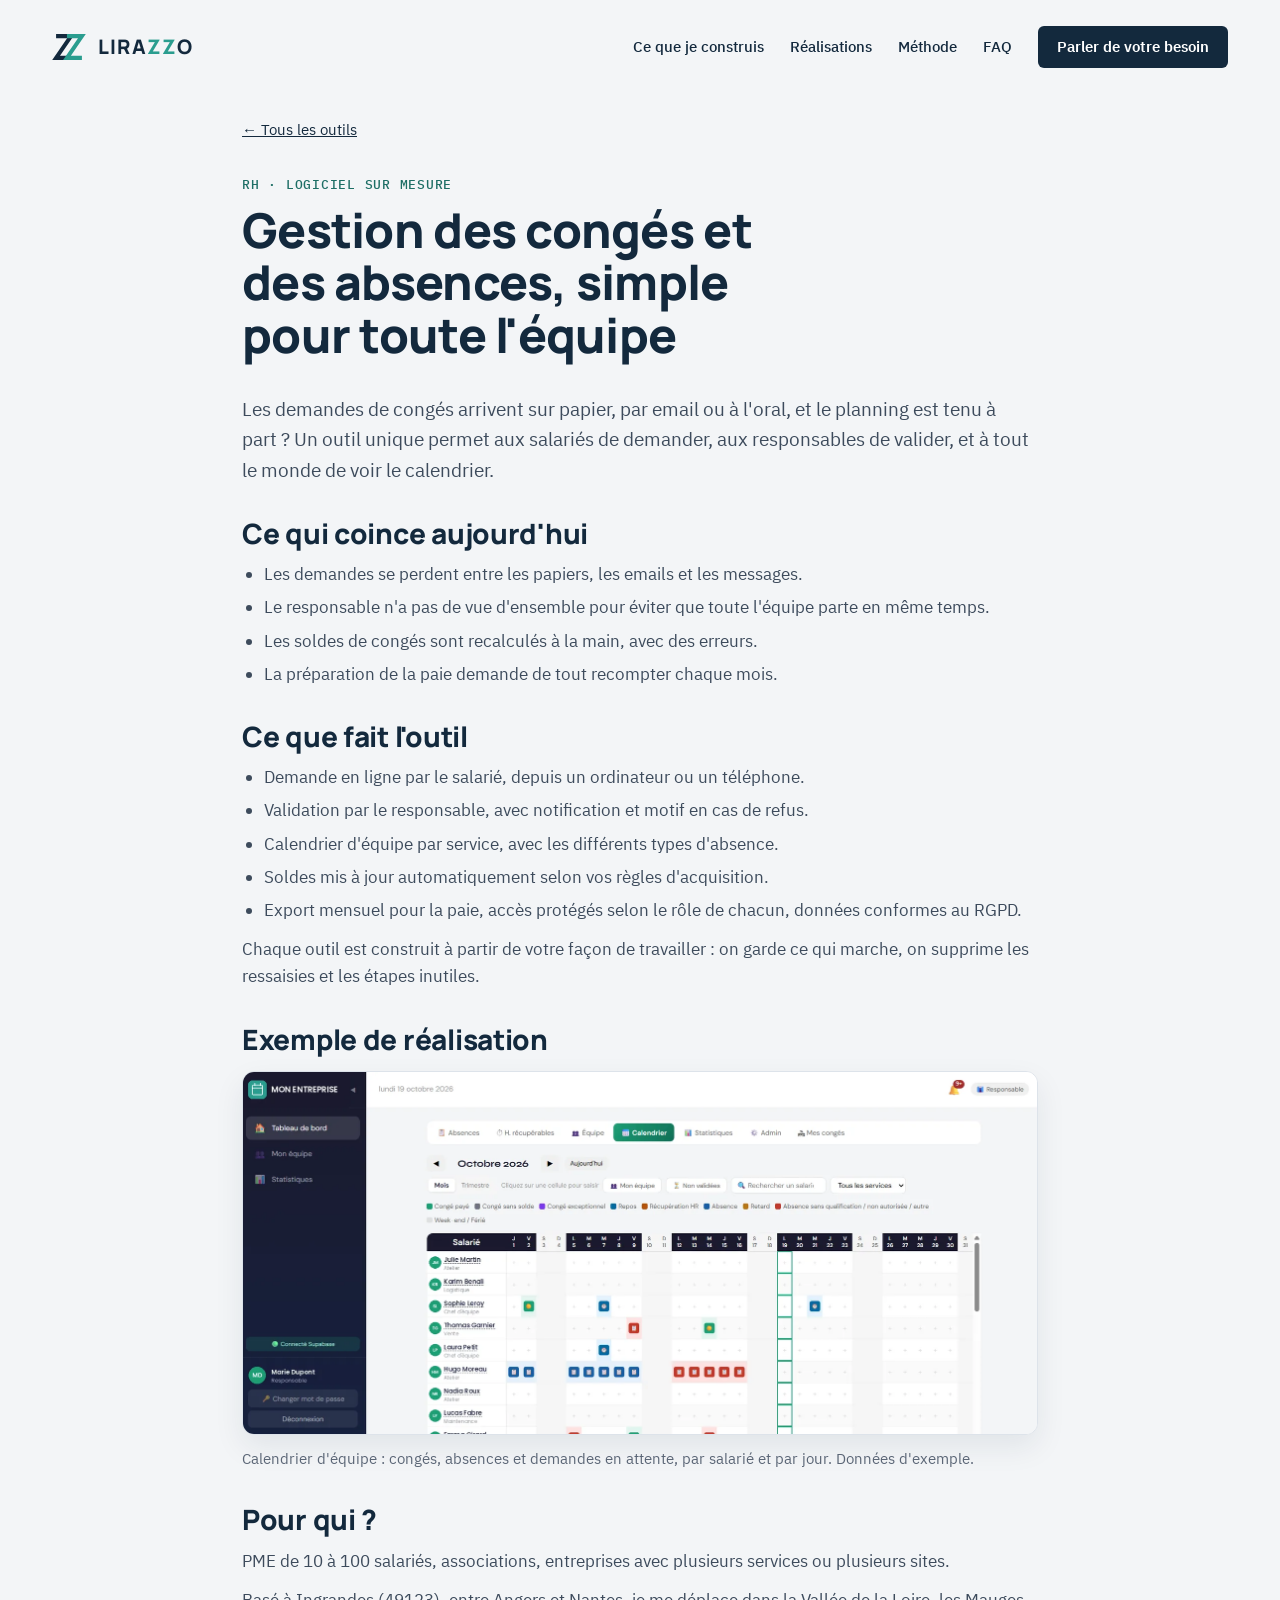
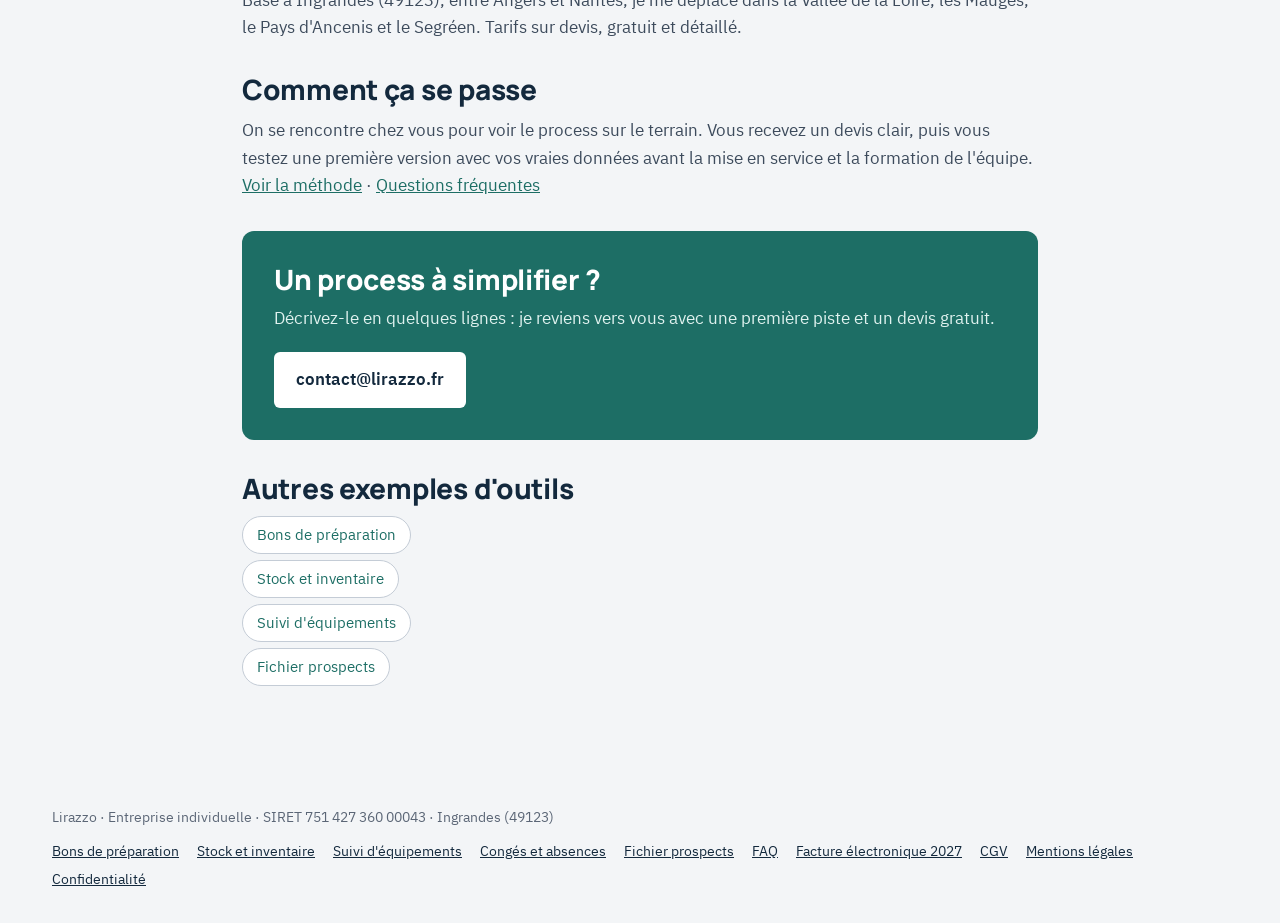
<file: logiciel-conges-absences.html>
<!doctype html>
<html lang="fr">
<head>
<meta charset="utf-8">
<meta name="viewport" content="width=device-width, initial-scale=1">
<title>Logiciel de gestion des congés et absences pour PME · Lirazzo</title>
<meta name="description" content="Logiciel sur mesure de gestion des congés et absences : demandes en ligne, validation, calendrier d&#x27;équipe, soldes à jour. Pour PME entre Angers et Nantes.">
<link rel="canonical" href="https://www.lirazzo.fr/logiciel-conges-absences.html">
<meta property="og:type" content="website">
<meta property="og:locale" content="fr_FR">
<meta property="og:site_name" content="Lirazzo">
<meta property="og:title" content="Logiciel de gestion des congés et absences pour PME">
<meta property="og:description" content="Logiciel sur mesure de gestion des congés et absences : demandes en ligne, validation, calendrier d&#x27;équipe, soldes à jour. Pour PME entre Angers et Nantes.">
<meta property="og:url" content="https://www.lirazzo.fr/logiciel-conges-absences.html">
<meta property="og:image" content="https://www.lirazzo.fr/img/apercu.png">
<meta name="theme-color" content="#13293d">
<link rel="icon" href="favicon.svg" type="image/svg+xml">
<link rel="preload" href="fonts/manrope-latin-800-normal.woff2" as="font" type="font/woff2" crossorigin>
<link rel="stylesheet" href="style.css?v=202610241154">
<script src="contact.js?v=202610241154" defer></script>
<script src="site.js?v=202610241154" defer></script>
<script type="application/ld+json">{"@context": "https://schema.org", "@type": "BreadcrumbList", "itemListElement": [{"@type": "ListItem", "position": 1, "name": "Accueil", "item": "https://www.lirazzo.fr/"}, {"@type": "ListItem", "position": 2, "name": "Congés et absences", "item": "https://www.lirazzo.fr/logiciel-conges-absences.html"}]}</script>
</head>
<body>
<a class="skip" href="#contenu">Aller au contenu</a>
<header class="wrap top">
  <a class="brand" href="./" aria-label="Lirazzo, accueil">
    <svg width="34" height="34" viewBox="0 0 100 100" aria-hidden="true"><path d="M12 18 H56 L12 82 H56" fill="none" stroke="#13293d" stroke-width="12"/><path d="M44 18 H88 L44 82 H88" fill="none" stroke="#2a9d8f" stroke-width="12"/></svg>
    <b>LIRA<span>ZZ</span>O</b>
  </a>
  <nav class="nav" aria-label="Navigation principale">
    <a href="./#outils">Ce que je construis</a>
    <a href="./#realisations">Réalisations</a>
    <a href="./#methode">Méthode</a>
    <a href="faq.html">FAQ</a>
    <a class="btn btn-navy" href="./#contact">Parler de votre besoin</a>
  </nav>
</header>
<main id="contenu" class="wrap page">
<a class="back" href="./#outils">← Tous les outils</a>
<div class="stack"><div class="label">RH · LOGICIEL SUR MESURE</div><h1>Gestion des congés et des absences, simple pour toute l'équipe</h1></div>
<p class="chapo">Les demandes de congés arrivent sur papier, par email ou à l'oral, et le planning est tenu à part ? Un outil unique permet aux salariés de demander, aux responsables de valider, et à tout le monde de voir le calendrier.</p>
<section><h2>Ce qui coince aujourd'hui</h2><ul><li>Les demandes se perdent entre les papiers, les emails et les messages.</li><li>Le responsable n'a pas de vue d'ensemble pour éviter que toute l'équipe parte en même temps.</li><li>Les soldes de congés sont recalculés à la main, avec des erreurs.</li><li>La préparation de la paie demande de tout recompter chaque mois.</li></ul></section>
<section><h2>Ce que fait l'outil</h2><ul><li>Demande en ligne par le salarié, depuis un ordinateur ou un téléphone.</li><li>Validation par le responsable, avec notification et motif en cas de refus.</li><li>Calendrier d'équipe par service, avec les différents types d'absence.</li><li>Soldes mis à jour automatiquement selon vos règles d'acquisition.</li><li>Export mensuel pour la paie, accès protégés selon le rôle de chacun, données conformes au RGPD.</li></ul><p>Chaque outil est construit à partir de votre façon de travailler : on garde ce qui marche, on supprime les ressaisies et les étapes inutiles.</p></section>
<section><h2>Exemple de réalisation</h2><figure class="shot"><div class="frame"><img src="img/conges-absences.webp" width="1600" height="731" loading="lazy" alt="Calendrier des congés et absences d'une équipe, par salarié et par jour"></div><figcaption><span>Calendrier d'équipe : congés, absences et demandes en attente, par salarié et par jour. Données d'exemple.</span></figcaption></figure></section>
<section><h2>Pour qui ?</h2><p>PME de 10 à 100 salariés, associations, entreprises avec plusieurs services ou plusieurs sites.</p><p>Basé à Ingrandes (49123), entre Angers et Nantes, je me déplace dans la Vallée de la Loire, les Mauges, le Pays d'Ancenis et le Segréen. Tarifs sur devis, gratuit et détaillé.</p></section>
<section><h2>Comment ça se passe</h2><p>On se rencontre chez vous pour voir le process sur le terrain. Vous recevez un devis clair, puis vous testez une première version avec vos vraies données avant la mise en service et la formation de l'équipe. <a href="./#methode">Voir la méthode</a> · <a href="faq.html">Questions fréquentes</a></p></section>
<aside class="cta">
  <div class="stack"><h2>Un process à simplifier ?</h2><p>Décrivez-le en quelques lignes : je reviens vers vous avec une première piste et un devis gratuit.</p></div>
  <a class="mail" href="mailto:contact@lirazzo.fr?subject=Mon%20besoin">contact@lirazzo.fr</a>
</aside>

<section><h2>Autres exemples d'outils</h2><ul class="related"><li><a href="logiciel-bons-de-preparation.html">Bons de préparation</a></li><li><a href="logiciel-gestion-de-stock.html">Stock et inventaire</a></li><li><a href="logiciel-suivi-equipements.html">Suivi d'équipements</a></li><li><a href="logiciel-fichier-prospects.html">Fichier prospects</a></li></ul></section>
</main>
<footer class="wrap foot">
  <span>Lirazzo · Entreprise individuelle · SIRET 751 427 360 00043 · Ingrandes (49123)</span>
  <nav class="links" aria-label="Plan du site"><a href="logiciel-bons-de-preparation.html">Bons de préparation</a><a href="logiciel-gestion-de-stock.html">Stock et inventaire</a><a href="logiciel-suivi-equipements.html">Suivi d'équipements</a><a href="logiciel-conges-absences.html">Congés et absences</a><a href="logiciel-fichier-prospects.html">Fichier prospects</a><a href="faq.html">FAQ</a><a href="facture-electronique-2027.html">Facture électronique 2027</a><a href="cgv-lirazzo.pdf">CGV</a><a href="mentions-legales.html">Mentions légales</a><a href="confidentialite.html">Confidentialité</a></nav>
</footer>
</body>
</html>
</file>
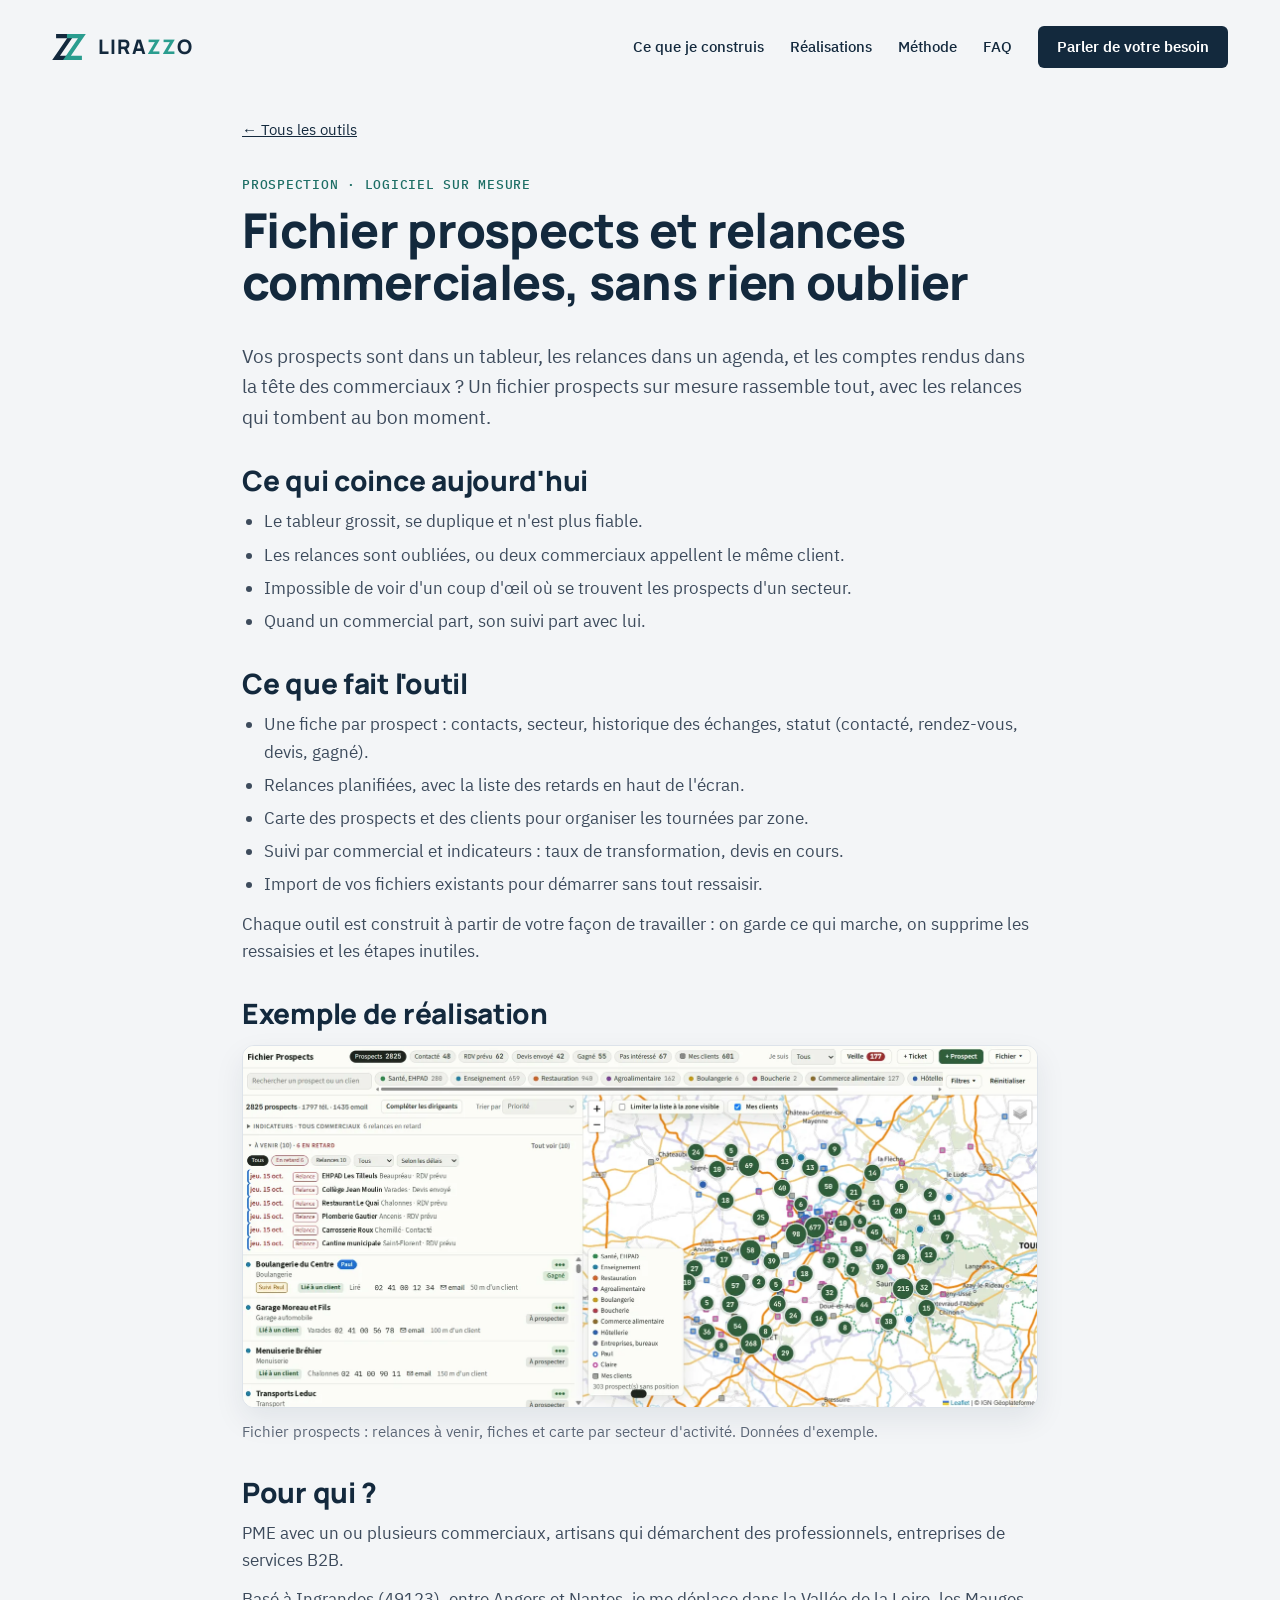
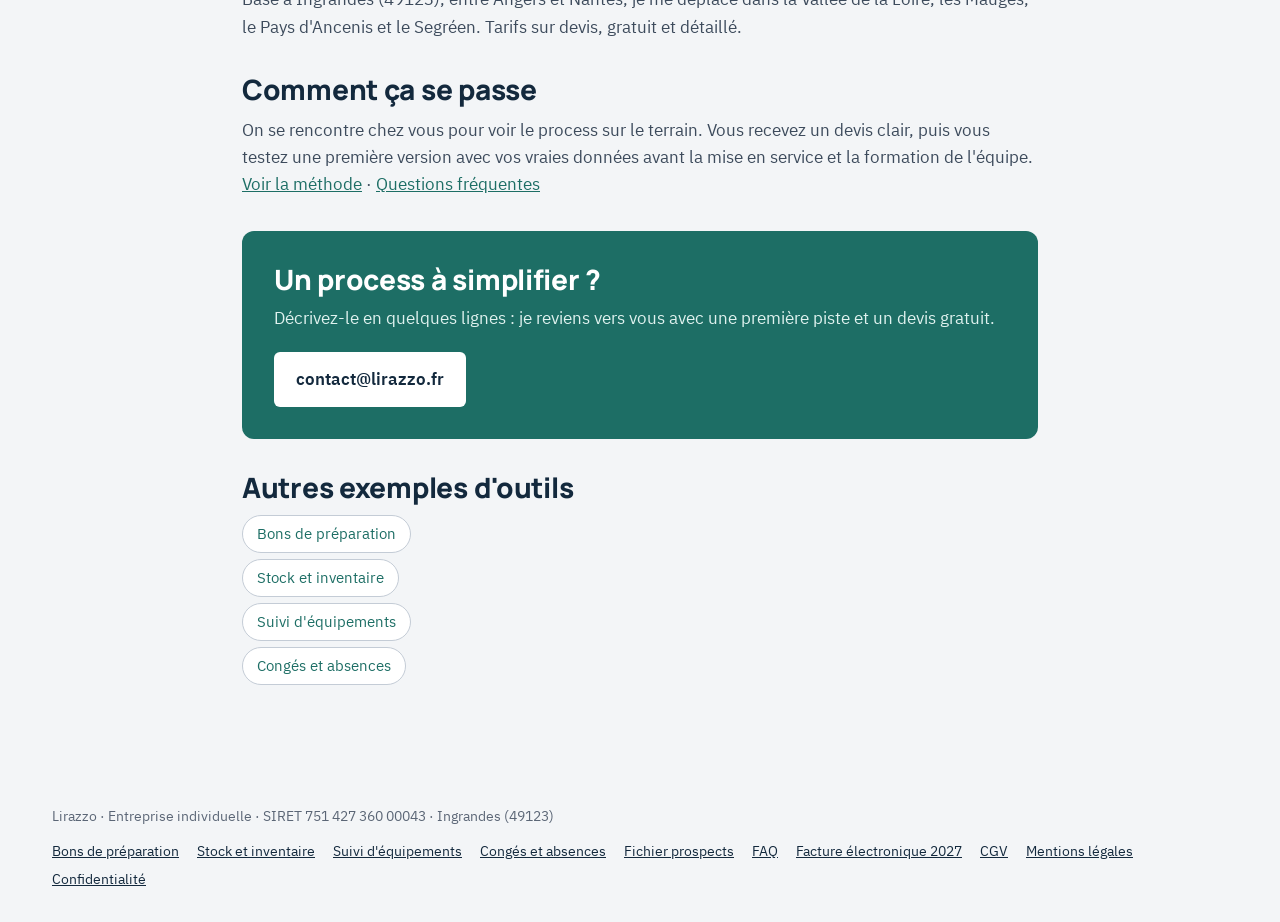
<file: logiciel-fichier-prospects.html>
<!doctype html>
<html lang="fr">
<head>
<meta charset="utf-8">
<meta name="viewport" content="width=device-width, initial-scale=1">
<title>Fichier prospects et suivi commercial sur mesure · Lirazzo</title>
<meta name="description" content="Fichier prospects sur mesure : relances planifiées, suivi par commercial, carte des prospects par secteur. Pour PME et artisans entre Angers et Nantes. Devis gratuit.">
<link rel="canonical" href="https://www.lirazzo.fr/logiciel-fichier-prospects.html">
<meta property="og:type" content="website">
<meta property="og:locale" content="fr_FR">
<meta property="og:site_name" content="Lirazzo">
<meta property="og:title" content="Fichier prospects et suivi commercial sur mesure">
<meta property="og:description" content="Fichier prospects sur mesure : relances planifiées, suivi par commercial, carte des prospects par secteur. Pour PME et artisans entre Angers et Nantes. Devis gratuit.">
<meta property="og:url" content="https://www.lirazzo.fr/logiciel-fichier-prospects.html">
<meta property="og:image" content="https://www.lirazzo.fr/img/apercu.png">
<meta name="theme-color" content="#13293d">
<link rel="icon" href="favicon.svg" type="image/svg+xml">
<link rel="preload" href="fonts/manrope-latin-800-normal.woff2" as="font" type="font/woff2" crossorigin>
<link rel="stylesheet" href="style.css?v=202610241154">
<script src="contact.js?v=202610241154" defer></script>
<script src="site.js?v=202610241154" defer></script>
<script type="application/ld+json">{"@context": "https://schema.org", "@type": "BreadcrumbList", "itemListElement": [{"@type": "ListItem", "position": 1, "name": "Accueil", "item": "https://www.lirazzo.fr/"}, {"@type": "ListItem", "position": 2, "name": "Fichier prospects", "item": "https://www.lirazzo.fr/logiciel-fichier-prospects.html"}]}</script>
</head>
<body>
<a class="skip" href="#contenu">Aller au contenu</a>
<header class="wrap top">
  <a class="brand" href="./" aria-label="Lirazzo, accueil">
    <svg width="34" height="34" viewBox="0 0 100 100" aria-hidden="true"><path d="M12 18 H56 L12 82 H56" fill="none" stroke="#13293d" stroke-width="12"/><path d="M44 18 H88 L44 82 H88" fill="none" stroke="#2a9d8f" stroke-width="12"/></svg>
    <b>LIRA<span>ZZ</span>O</b>
  </a>
  <nav class="nav" aria-label="Navigation principale">
    <a href="./#outils">Ce que je construis</a>
    <a href="./#realisations">Réalisations</a>
    <a href="./#methode">Méthode</a>
    <a href="faq.html">FAQ</a>
    <a class="btn btn-navy" href="./#contact">Parler de votre besoin</a>
  </nav>
</header>
<main id="contenu" class="wrap page">
<a class="back" href="./#outils">← Tous les outils</a>
<div class="stack"><div class="label">PROSPECTION · LOGICIEL SUR MESURE</div><h1>Fichier prospects et relances commerciales, sans rien oublier</h1></div>
<p class="chapo">Vos prospects sont dans un tableur, les relances dans un agenda, et les comptes rendus dans la tête des commerciaux ? Un fichier prospects sur mesure rassemble tout, avec les relances qui tombent au bon moment.</p>
<section><h2>Ce qui coince aujourd'hui</h2><ul><li>Le tableur grossit, se duplique et n'est plus fiable.</li><li>Les relances sont oubliées, ou deux commerciaux appellent le même client.</li><li>Impossible de voir d'un coup d'œil où se trouvent les prospects d'un secteur.</li><li>Quand un commercial part, son suivi part avec lui.</li></ul></section>
<section><h2>Ce que fait l'outil</h2><ul><li>Une fiche par prospect : contacts, secteur, historique des échanges, statut (contacté, rendez-vous, devis, gagné).</li><li>Relances planifiées, avec la liste des retards en haut de l'écran.</li><li>Carte des prospects et des clients pour organiser les tournées par zone.</li><li>Suivi par commercial et indicateurs : taux de transformation, devis en cours.</li><li>Import de vos fichiers existants pour démarrer sans tout ressaisir.</li></ul><p>Chaque outil est construit à partir de votre façon de travailler : on garde ce qui marche, on supprime les ressaisies et les étapes inutiles.</p></section>
<section><h2>Exemple de réalisation</h2><figure class="shot"><div class="frame"><img src="img/fichier-prospects.webp" width="1600" height="727" loading="lazy" alt="Fichier prospects avec relances à venir, fiches par entreprise et carte des prospects par secteur"></div><figcaption><span>Fichier prospects : relances à venir, fiches et carte par secteur d'activité. Données d'exemple.</span></figcaption></figure></section>
<section><h2>Pour qui ?</h2><p>PME avec un ou plusieurs commerciaux, artisans qui démarchent des professionnels, entreprises de services B2B.</p><p>Basé à Ingrandes (49123), entre Angers et Nantes, je me déplace dans la Vallée de la Loire, les Mauges, le Pays d'Ancenis et le Segréen. Tarifs sur devis, gratuit et détaillé.</p></section>
<section><h2>Comment ça se passe</h2><p>On se rencontre chez vous pour voir le process sur le terrain. Vous recevez un devis clair, puis vous testez une première version avec vos vraies données avant la mise en service et la formation de l'équipe. <a href="./#methode">Voir la méthode</a> · <a href="faq.html">Questions fréquentes</a></p></section>
<aside class="cta">
  <div class="stack"><h2>Un process à simplifier ?</h2><p>Décrivez-le en quelques lignes : je reviens vers vous avec une première piste et un devis gratuit.</p></div>
  <a class="mail" href="mailto:contact@lirazzo.fr?subject=Mon%20besoin">contact@lirazzo.fr</a>
</aside>

<section><h2>Autres exemples d'outils</h2><ul class="related"><li><a href="logiciel-bons-de-preparation.html">Bons de préparation</a></li><li><a href="logiciel-gestion-de-stock.html">Stock et inventaire</a></li><li><a href="logiciel-suivi-equipements.html">Suivi d'équipements</a></li><li><a href="logiciel-conges-absences.html">Congés et absences</a></li></ul></section>
</main>
<footer class="wrap foot">
  <span>Lirazzo · Entreprise individuelle · SIRET 751 427 360 00043 · Ingrandes (49123)</span>
  <nav class="links" aria-label="Plan du site"><a href="logiciel-bons-de-preparation.html">Bons de préparation</a><a href="logiciel-gestion-de-stock.html">Stock et inventaire</a><a href="logiciel-suivi-equipements.html">Suivi d'équipements</a><a href="logiciel-conges-absences.html">Congés et absences</a><a href="logiciel-fichier-prospects.html">Fichier prospects</a><a href="faq.html">FAQ</a><a href="facture-electronique-2027.html">Facture électronique 2027</a><a href="cgv-lirazzo.pdf">CGV</a><a href="mentions-legales.html">Mentions légales</a><a href="confidentialite.html">Confidentialité</a></nav>
</footer>
</body>
</html>
</file>
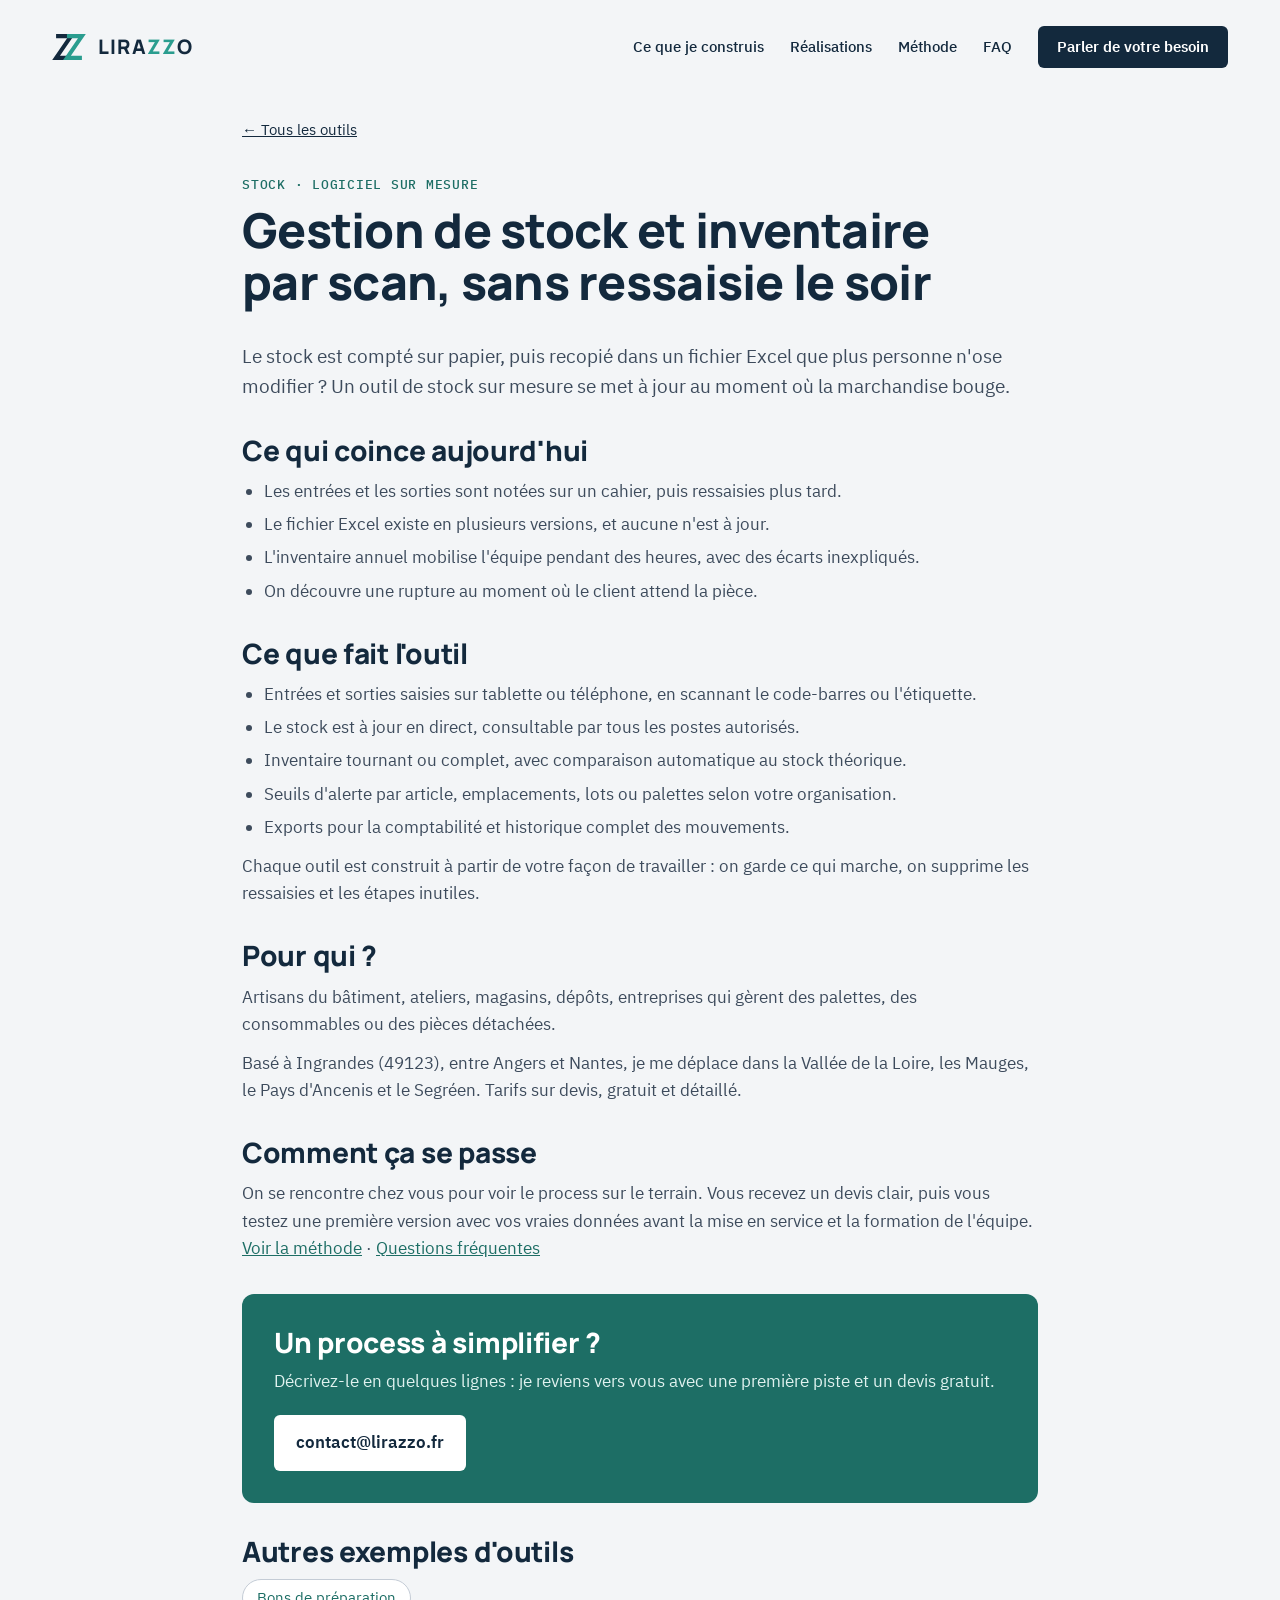
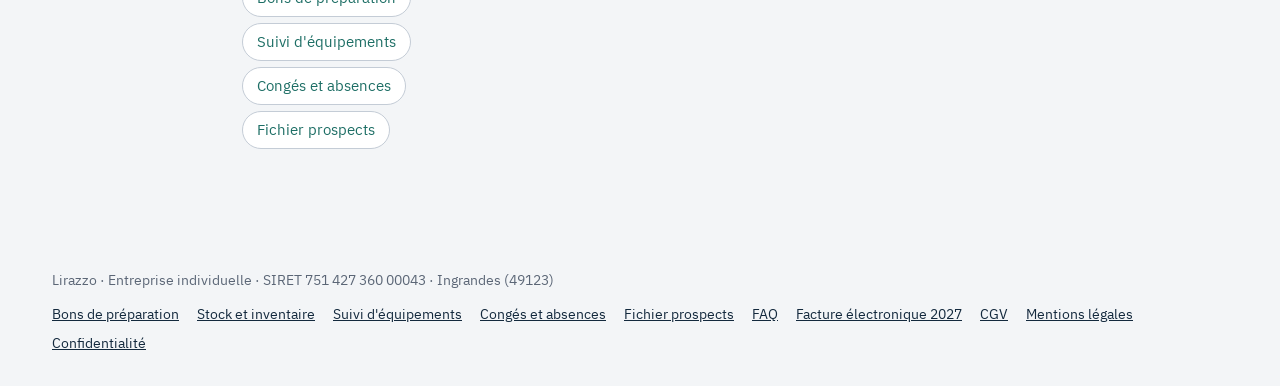
<file: logiciel-gestion-de-stock.html>
<!doctype html>
<html lang="fr">
<head>
<meta charset="utf-8">
<meta name="viewport" content="width=device-width, initial-scale=1">
<title>Logiciel de gestion de stock et d'inventaire sur mesure · Lirazzo</title>
<meta name="description" content="Logiciel de gestion de stock sur mesure avec scan des codes-barres sur tablette : entrées, sorties, inventaire, alertes. Pour PME et artisans entre Angers et Nantes.">
<link rel="canonical" href="https://www.lirazzo.fr/logiciel-gestion-de-stock.html">
<meta property="og:type" content="website">
<meta property="og:locale" content="fr_FR">
<meta property="og:site_name" content="Lirazzo">
<meta property="og:title" content="Logiciel de gestion de stock et d&#x27;inventaire sur mesure">
<meta property="og:description" content="Logiciel de gestion de stock sur mesure avec scan des codes-barres sur tablette : entrées, sorties, inventaire, alertes. Pour PME et artisans entre Angers et Nantes.">
<meta property="og:url" content="https://www.lirazzo.fr/logiciel-gestion-de-stock.html">
<meta property="og:image" content="https://www.lirazzo.fr/img/apercu.png">
<meta name="theme-color" content="#13293d">
<link rel="icon" href="favicon.svg" type="image/svg+xml">
<link rel="preload" href="fonts/manrope-latin-800-normal.woff2" as="font" type="font/woff2" crossorigin>
<link rel="stylesheet" href="style.css?v=202610241154">
<script src="contact.js?v=202610241154" defer></script>
<script src="site.js?v=202610241154" defer></script>
<script type="application/ld+json">{"@context": "https://schema.org", "@type": "BreadcrumbList", "itemListElement": [{"@type": "ListItem", "position": 1, "name": "Accueil", "item": "https://www.lirazzo.fr/"}, {"@type": "ListItem", "position": 2, "name": "Stock et inventaire", "item": "https://www.lirazzo.fr/logiciel-gestion-de-stock.html"}]}</script>
</head>
<body>
<a class="skip" href="#contenu">Aller au contenu</a>
<header class="wrap top">
  <a class="brand" href="./" aria-label="Lirazzo, accueil">
    <svg width="34" height="34" viewBox="0 0 100 100" aria-hidden="true"><path d="M12 18 H56 L12 82 H56" fill="none" stroke="#13293d" stroke-width="12"/><path d="M44 18 H88 L44 82 H88" fill="none" stroke="#2a9d8f" stroke-width="12"/></svg>
    <b>LIRA<span>ZZ</span>O</b>
  </a>
  <nav class="nav" aria-label="Navigation principale">
    <a href="./#outils">Ce que je construis</a>
    <a href="./#realisations">Réalisations</a>
    <a href="./#methode">Méthode</a>
    <a href="faq.html">FAQ</a>
    <a class="btn btn-navy" href="./#contact">Parler de votre besoin</a>
  </nav>
</header>
<main id="contenu" class="wrap page">
<a class="back" href="./#outils">← Tous les outils</a>
<div class="stack"><div class="label">STOCK · LOGICIEL SUR MESURE</div><h1>Gestion de stock et inventaire par scan, sans ressaisie le soir</h1></div>
<p class="chapo">Le stock est compté sur papier, puis recopié dans un fichier Excel que plus personne n'ose modifier ? Un outil de stock sur mesure se met à jour au moment où la marchandise bouge.</p>
<section><h2>Ce qui coince aujourd'hui</h2><ul><li>Les entrées et les sorties sont notées sur un cahier, puis ressaisies plus tard.</li><li>Le fichier Excel existe en plusieurs versions, et aucune n'est à jour.</li><li>L'inventaire annuel mobilise l'équipe pendant des heures, avec des écarts inexpliqués.</li><li>On découvre une rupture au moment où le client attend la pièce.</li></ul></section>
<section><h2>Ce que fait l'outil</h2><ul><li>Entrées et sorties saisies sur tablette ou téléphone, en scannant le code-barres ou l'étiquette.</li><li>Le stock est à jour en direct, consultable par tous les postes autorisés.</li><li>Inventaire tournant ou complet, avec comparaison automatique au stock théorique.</li><li>Seuils d'alerte par article, emplacements, lots ou palettes selon votre organisation.</li><li>Exports pour la comptabilité et historique complet des mouvements.</li></ul><p>Chaque outil est construit à partir de votre façon de travailler : on garde ce qui marche, on supprime les ressaisies et les étapes inutiles.</p></section>

<section><h2>Pour qui ?</h2><p>Artisans du bâtiment, ateliers, magasins, dépôts, entreprises qui gèrent des palettes, des consommables ou des pièces détachées.</p><p>Basé à Ingrandes (49123), entre Angers et Nantes, je me déplace dans la Vallée de la Loire, les Mauges, le Pays d'Ancenis et le Segréen. Tarifs sur devis, gratuit et détaillé.</p></section>
<section><h2>Comment ça se passe</h2><p>On se rencontre chez vous pour voir le process sur le terrain. Vous recevez un devis clair, puis vous testez une première version avec vos vraies données avant la mise en service et la formation de l'équipe. <a href="./#methode">Voir la méthode</a> · <a href="faq.html">Questions fréquentes</a></p></section>
<aside class="cta">
  <div class="stack"><h2>Un process à simplifier ?</h2><p>Décrivez-le en quelques lignes : je reviens vers vous avec une première piste et un devis gratuit.</p></div>
  <a class="mail" href="mailto:contact@lirazzo.fr?subject=Mon%20besoin">contact@lirazzo.fr</a>
</aside>

<section><h2>Autres exemples d'outils</h2><ul class="related"><li><a href="logiciel-bons-de-preparation.html">Bons de préparation</a></li><li><a href="logiciel-suivi-equipements.html">Suivi d'équipements</a></li><li><a href="logiciel-conges-absences.html">Congés et absences</a></li><li><a href="logiciel-fichier-prospects.html">Fichier prospects</a></li></ul></section>
</main>
<footer class="wrap foot">
  <span>Lirazzo · Entreprise individuelle · SIRET 751 427 360 00043 · Ingrandes (49123)</span>
  <nav class="links" aria-label="Plan du site"><a href="logiciel-bons-de-preparation.html">Bons de préparation</a><a href="logiciel-gestion-de-stock.html">Stock et inventaire</a><a href="logiciel-suivi-equipements.html">Suivi d'équipements</a><a href="logiciel-conges-absences.html">Congés et absences</a><a href="logiciel-fichier-prospects.html">Fichier prospects</a><a href="faq.html">FAQ</a><a href="facture-electronique-2027.html">Facture électronique 2027</a><a href="cgv-lirazzo.pdf">CGV</a><a href="mentions-legales.html">Mentions légales</a><a href="confidentialite.html">Confidentialité</a></nav>
</footer>
</body>
</html>
</file>
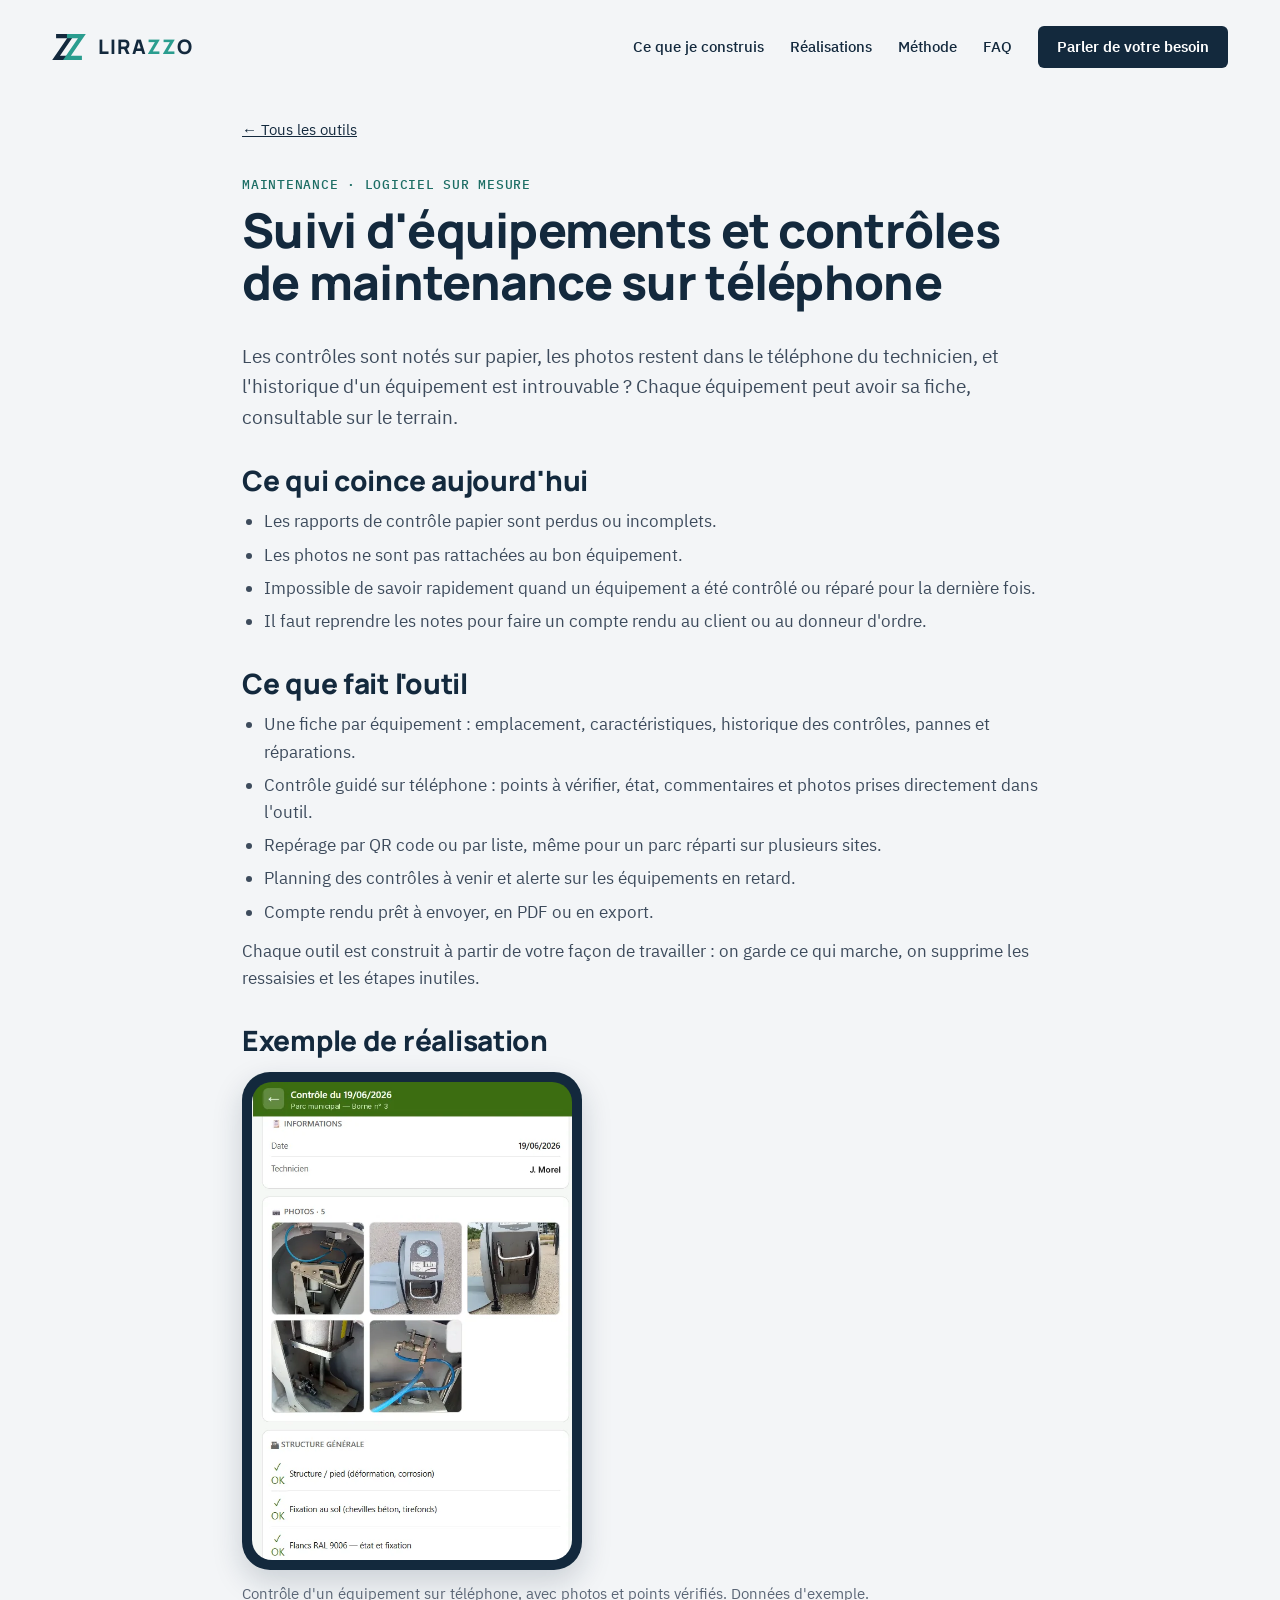
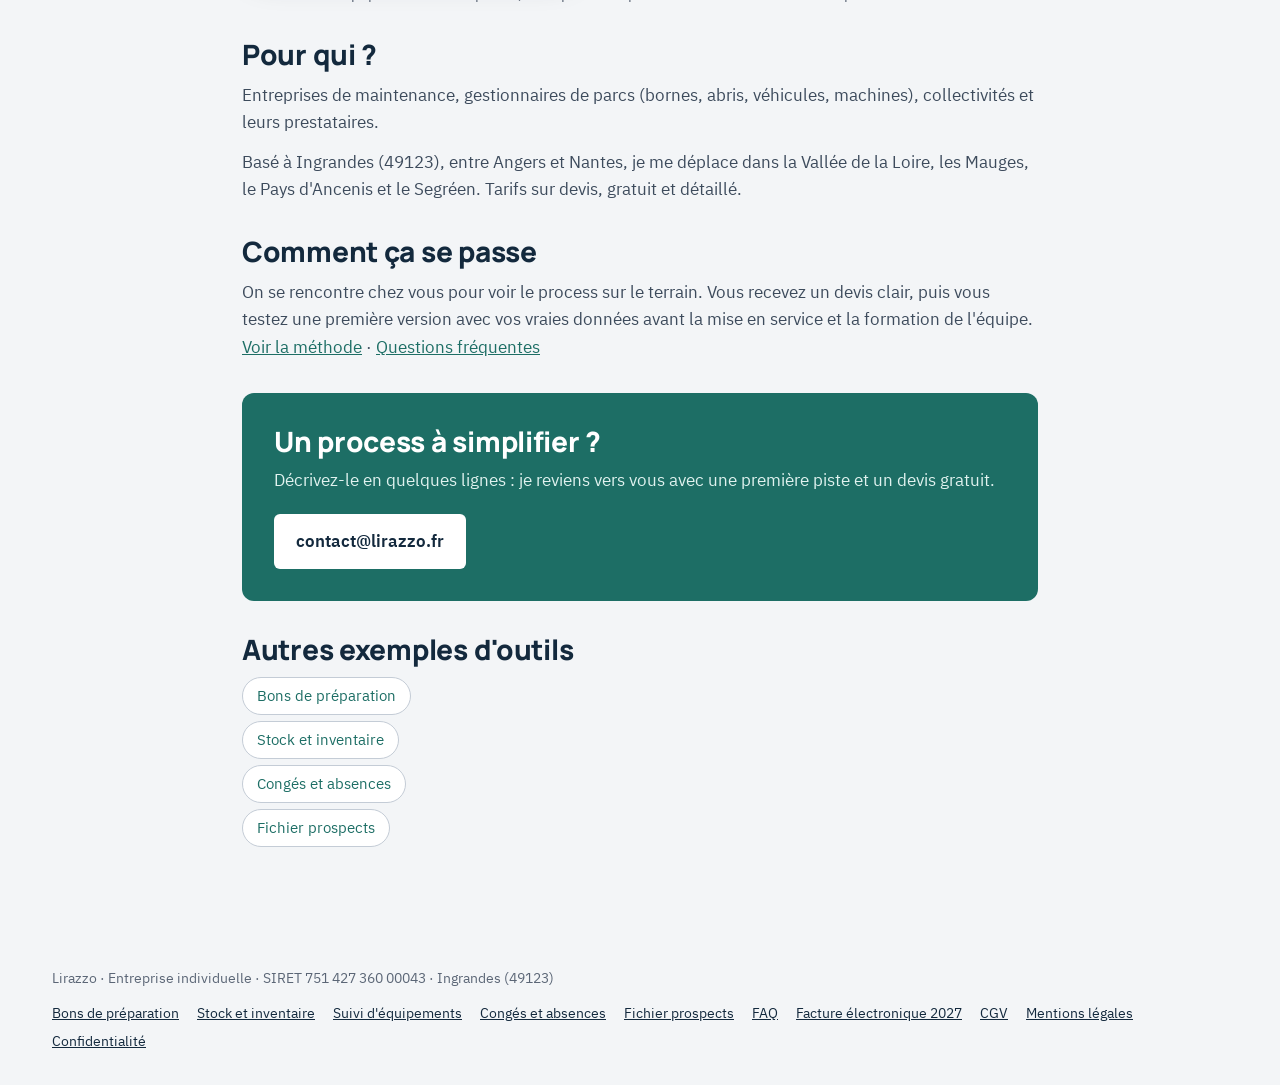
<file: logiciel-suivi-equipements.html>
<!doctype html>
<html lang="fr">
<head>
<meta charset="utf-8">
<meta name="viewport" content="width=device-width, initial-scale=1">
<title>Logiciel de suivi d'équipements et de maintenance · Lirazzo</title>
<meta name="description" content="Logiciel sur mesure de suivi d&#x27;équipements et de contrôles de maintenance sur téléphone, avec photos et historique. Pour PME, collectivités et artisans entre Angers et Nantes.">
<link rel="canonical" href="https://www.lirazzo.fr/logiciel-suivi-equipements.html">
<meta property="og:type" content="website">
<meta property="og:locale" content="fr_FR">
<meta property="og:site_name" content="Lirazzo">
<meta property="og:title" content="Logiciel de suivi d&#x27;équipements et de maintenance">
<meta property="og:description" content="Logiciel sur mesure de suivi d&#x27;équipements et de contrôles de maintenance sur téléphone, avec photos et historique. Pour PME, collectivités et artisans entre Angers et Nantes.">
<meta property="og:url" content="https://www.lirazzo.fr/logiciel-suivi-equipements.html">
<meta property="og:image" content="https://www.lirazzo.fr/img/apercu.png">
<meta name="theme-color" content="#13293d">
<link rel="icon" href="favicon.svg" type="image/svg+xml">
<link rel="preload" href="fonts/manrope-latin-800-normal.woff2" as="font" type="font/woff2" crossorigin>
<link rel="stylesheet" href="style.css?v=202610241154">
<script src="contact.js?v=202610241154" defer></script>
<script src="site.js?v=202610241154" defer></script>
<script type="application/ld+json">{"@context": "https://schema.org", "@type": "BreadcrumbList", "itemListElement": [{"@type": "ListItem", "position": 1, "name": "Accueil", "item": "https://www.lirazzo.fr/"}, {"@type": "ListItem", "position": 2, "name": "Suivi d'équipements", "item": "https://www.lirazzo.fr/logiciel-suivi-equipements.html"}]}</script>
</head>
<body>
<a class="skip" href="#contenu">Aller au contenu</a>
<header class="wrap top">
  <a class="brand" href="./" aria-label="Lirazzo, accueil">
    <svg width="34" height="34" viewBox="0 0 100 100" aria-hidden="true"><path d="M12 18 H56 L12 82 H56" fill="none" stroke="#13293d" stroke-width="12"/><path d="M44 18 H88 L44 82 H88" fill="none" stroke="#2a9d8f" stroke-width="12"/></svg>
    <b>LIRA<span>ZZ</span>O</b>
  </a>
  <nav class="nav" aria-label="Navigation principale">
    <a href="./#outils">Ce que je construis</a>
    <a href="./#realisations">Réalisations</a>
    <a href="./#methode">Méthode</a>
    <a href="faq.html">FAQ</a>
    <a class="btn btn-navy" href="./#contact">Parler de votre besoin</a>
  </nav>
</header>
<main id="contenu" class="wrap page">
<a class="back" href="./#outils">← Tous les outils</a>
<div class="stack"><div class="label">MAINTENANCE · LOGICIEL SUR MESURE</div><h1>Suivi d'équipements et contrôles de maintenance sur téléphone</h1></div>
<p class="chapo">Les contrôles sont notés sur papier, les photos restent dans le téléphone du technicien, et l'historique d'un équipement est introuvable ? Chaque équipement peut avoir sa fiche, consultable sur le terrain.</p>
<section><h2>Ce qui coince aujourd'hui</h2><ul><li>Les rapports de contrôle papier sont perdus ou incomplets.</li><li>Les photos ne sont pas rattachées au bon équipement.</li><li>Impossible de savoir rapidement quand un équipement a été contrôlé ou réparé pour la dernière fois.</li><li>Il faut reprendre les notes pour faire un compte rendu au client ou au donneur d'ordre.</li></ul></section>
<section><h2>Ce que fait l'outil</h2><ul><li>Une fiche par équipement : emplacement, caractéristiques, historique des contrôles, pannes et réparations.</li><li>Contrôle guidé sur téléphone : points à vérifier, état, commentaires et photos prises directement dans l'outil.</li><li>Repérage par QR code ou par liste, même pour un parc réparti sur plusieurs sites.</li><li>Planning des contrôles à venir et alerte sur les équipements en retard.</li><li>Compte rendu prêt à envoyer, en PDF ou en export.</li></ul><p>Chaque outil est construit à partir de votre façon de travailler : on garde ce qui marche, on supprime les ressaisies et les étapes inutiles.</p></section>
<section><h2>Exemple de réalisation</h2><figure class="shot"><div class="phone" style="max-width:340px"><img src="img/suivi-equipements.webp" width="576" height="860" loading="lazy" alt="Fiche de contrôle d'un équipement sur téléphone, avec photos et points vérifiés"></div><figcaption><span>Contrôle d'un équipement sur téléphone, avec photos et points vérifiés. Données d'exemple.</span></figcaption></figure></section>
<section><h2>Pour qui ?</h2><p>Entreprises de maintenance, gestionnaires de parcs (bornes, abris, véhicules, machines), collectivités et leurs prestataires.</p><p>Basé à Ingrandes (49123), entre Angers et Nantes, je me déplace dans la Vallée de la Loire, les Mauges, le Pays d'Ancenis et le Segréen. Tarifs sur devis, gratuit et détaillé.</p></section>
<section><h2>Comment ça se passe</h2><p>On se rencontre chez vous pour voir le process sur le terrain. Vous recevez un devis clair, puis vous testez une première version avec vos vraies données avant la mise en service et la formation de l'équipe. <a href="./#methode">Voir la méthode</a> · <a href="faq.html">Questions fréquentes</a></p></section>
<aside class="cta">
  <div class="stack"><h2>Un process à simplifier ?</h2><p>Décrivez-le en quelques lignes : je reviens vers vous avec une première piste et un devis gratuit.</p></div>
  <a class="mail" href="mailto:contact@lirazzo.fr?subject=Mon%20besoin">contact@lirazzo.fr</a>
</aside>

<section><h2>Autres exemples d'outils</h2><ul class="related"><li><a href="logiciel-bons-de-preparation.html">Bons de préparation</a></li><li><a href="logiciel-gestion-de-stock.html">Stock et inventaire</a></li><li><a href="logiciel-conges-absences.html">Congés et absences</a></li><li><a href="logiciel-fichier-prospects.html">Fichier prospects</a></li></ul></section>
</main>
<footer class="wrap foot">
  <span>Lirazzo · Entreprise individuelle · SIRET 751 427 360 00043 · Ingrandes (49123)</span>
  <nav class="links" aria-label="Plan du site"><a href="logiciel-bons-de-preparation.html">Bons de préparation</a><a href="logiciel-gestion-de-stock.html">Stock et inventaire</a><a href="logiciel-suivi-equipements.html">Suivi d'équipements</a><a href="logiciel-conges-absences.html">Congés et absences</a><a href="logiciel-fichier-prospects.html">Fichier prospects</a><a href="faq.html">FAQ</a><a href="facture-electronique-2027.html">Facture électronique 2027</a><a href="cgv-lirazzo.pdf">CGV</a><a href="mentions-legales.html">Mentions légales</a><a href="confidentialite.html">Confidentialité</a></nav>
</footer>
</body>
</html>
</file>
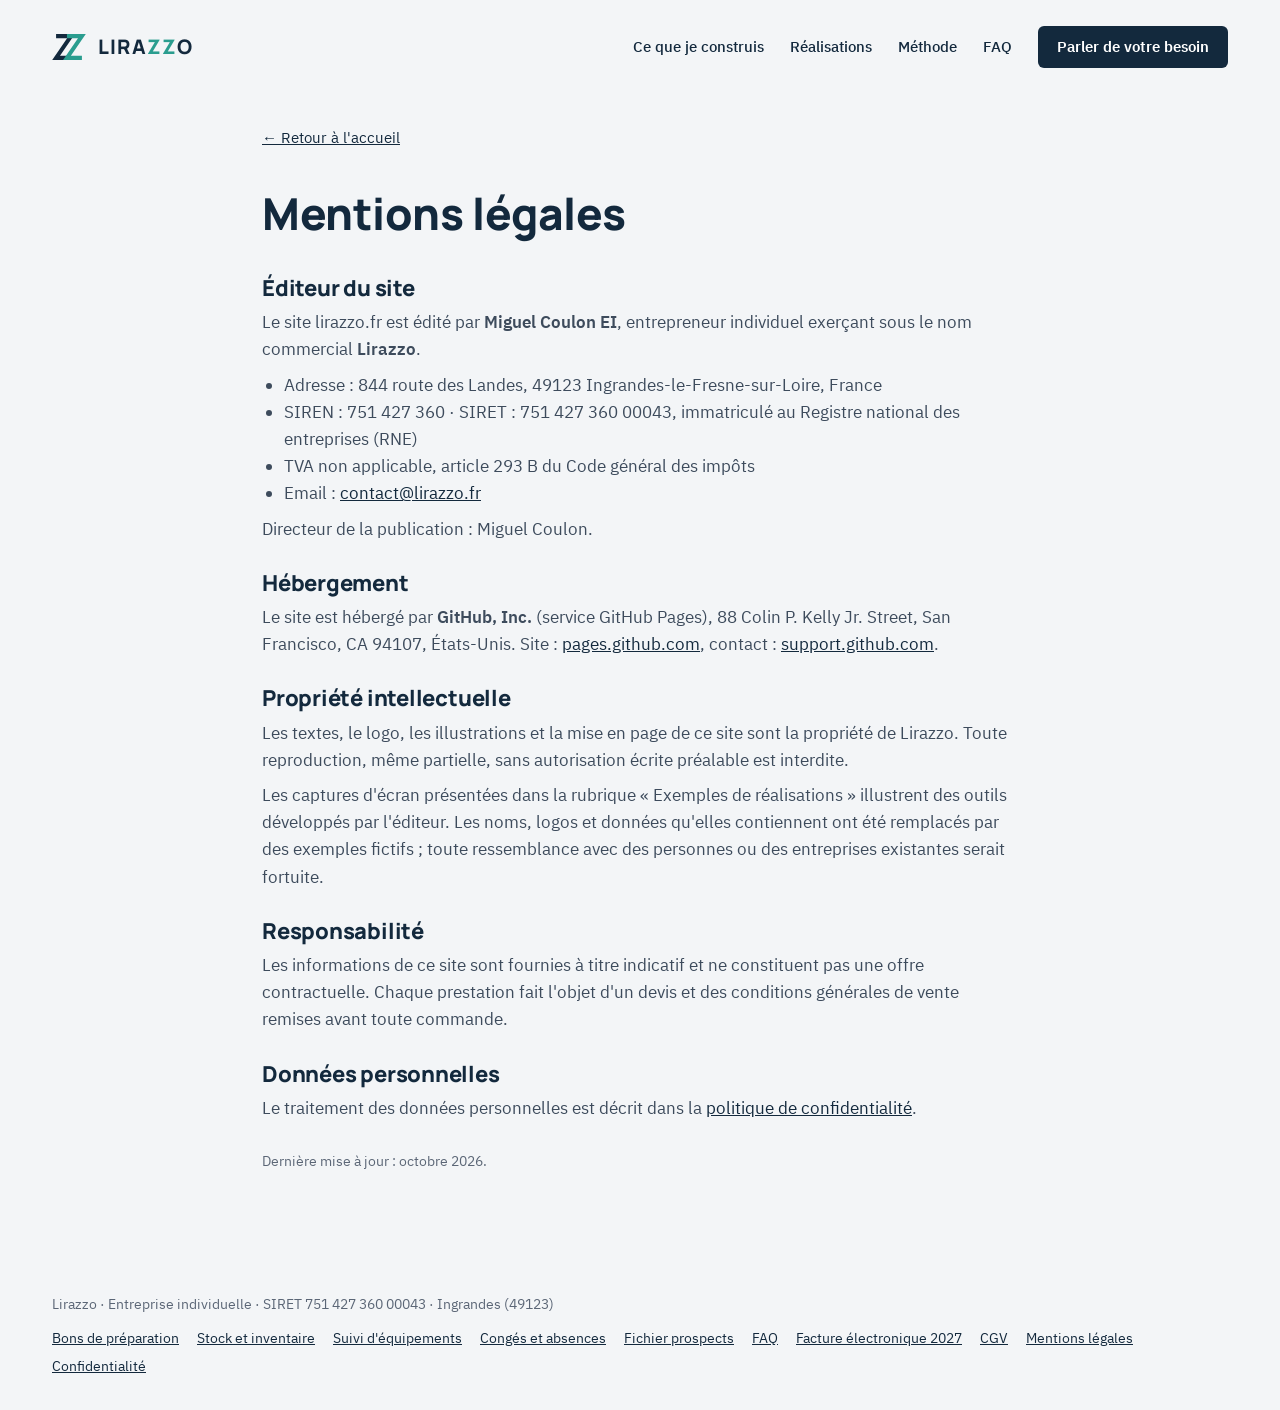
<file: mentions-legales.html>
<!doctype html>
<html lang="fr">
<head>
<meta charset="utf-8">
<meta name="viewport" content="width=device-width, initial-scale=1">
<title>Mentions légales · Lirazzo</title>
<meta name="description" content="Mentions légales du site lirazzo.fr : éditeur, hébergeur, propriété intellectuelle.">
<link rel="canonical" href="https://www.lirazzo.fr/mentions-legales.html">
<meta property="og:type" content="website">
<meta property="og:locale" content="fr_FR">
<meta property="og:site_name" content="Lirazzo">
<meta property="og:title" content="Mentions légales">
<meta property="og:description" content="Mentions légales du site lirazzo.fr : éditeur, hébergeur, propriété intellectuelle.">
<meta property="og:url" content="https://www.lirazzo.fr/mentions-legales.html">
<meta property="og:image" content="https://www.lirazzo.fr/img/apercu.png">
<meta name="theme-color" content="#13293d">
<link rel="icon" href="favicon.svg" type="image/svg+xml">
<link rel="preload" href="fonts/manrope-latin-800-normal.woff2" as="font" type="font/woff2" crossorigin>
<link rel="stylesheet" href="style.css?v=202610241154">
<script src="contact.js?v=202610241154" defer></script>
<script src="site.js?v=202610241154" defer></script>
</head>
<body>
<a class="skip" href="#contenu">Aller au contenu</a>
<header class="wrap top">
  <a class="brand" href="./" aria-label="Lirazzo, accueil">
    <svg width="34" height="34" viewBox="0 0 100 100" aria-hidden="true"><path d="M12 18 H56 L12 82 H56" fill="none" stroke="#13293d" stroke-width="12"/><path d="M44 18 H88 L44 82 H88" fill="none" stroke="#2a9d8f" stroke-width="12"/></svg>
    <b>LIRA<span>ZZ</span>O</b>
  </a>
  <nav class="nav" aria-label="Navigation principale">
    <a href="./#outils">Ce que je construis</a>
    <a href="./#realisations">Réalisations</a>
    <a href="./#methode">Méthode</a>
    <a href="faq.html">FAQ</a>
    <a class="btn btn-navy" href="./#contact">Parler de votre besoin</a>
  </nav>
</header>
<main id="contenu" class="wrap legal">
<a class="back" href="./">← Retour à l'accueil</a>
<h1>Mentions légales</h1>

<section><h2>Éditeur du site</h2>
<p>Le site lirazzo.fr est édité par <strong>Miguel Coulon EI</strong>, entrepreneur individuel exerçant sous le nom commercial <strong>Lirazzo</strong>.</p>
<ul>
<li>Adresse : 844 route des Landes, 49123 Ingrandes-le-Fresne-sur-Loire, France</li>
<li>SIREN : 751 427 360 · SIRET : 751 427 360 00043, immatriculé au Registre national des entreprises (RNE)</li>
<li>TVA non applicable, article 293 B du Code général des impôts</li>
<li>Email : <a href="mailto:contact@lirazzo.fr">contact@lirazzo.fr</a></li>
</ul>
<p>Directeur de la publication : Miguel Coulon.</p>
</section>
<section><h2>Hébergement</h2>
<p>Le site est hébergé par <strong>GitHub, Inc.</strong> (service GitHub Pages), 88 Colin P. Kelly Jr. Street, San Francisco, CA 94107, États-Unis. Site : <a href="https://pages.github.com">pages.github.com</a>, contact : <a href="https://support.github.com">support.github.com</a>.</p>
</section>
<section><h2>Propriété intellectuelle</h2>
<p>Les textes, le logo, les illustrations et la mise en page de ce site sont la propriété de Lirazzo. Toute reproduction, même partielle, sans autorisation écrite préalable est interdite.</p>
<p>Les captures d'écran présentées dans la rubrique « Exemples de réalisations » illustrent des outils développés par l'éditeur. Les noms, logos et données qu'elles contiennent ont été remplacés par des exemples fictifs ; toute ressemblance avec des personnes ou des entreprises existantes serait fortuite.</p>
</section>
<section><h2>Responsabilité</h2>
<p>Les informations de ce site sont fournies à titre indicatif et ne constituent pas une offre contractuelle. Chaque prestation fait l'objet d'un devis et des conditions générales de vente remises avant toute commande.</p>
</section>
<section><h2>Données personnelles</h2>
<p>Le traitement des données personnelles est décrit dans la <a href="confidentialite.html">politique de confidentialité</a>.</p>
</section>
<p class="updated">Dernière mise à jour : octobre 2026.</p>
</main>

<footer class="wrap foot">
  <span>Lirazzo · Entreprise individuelle · SIRET 751 427 360 00043 · Ingrandes (49123)</span>
  <nav class="links" aria-label="Plan du site"><a href="logiciel-bons-de-preparation.html">Bons de préparation</a><a href="logiciel-gestion-de-stock.html">Stock et inventaire</a><a href="logiciel-suivi-equipements.html">Suivi d'équipements</a><a href="logiciel-conges-absences.html">Congés et absences</a><a href="logiciel-fichier-prospects.html">Fichier prospects</a><a href="faq.html">FAQ</a><a href="facture-electronique-2027.html">Facture électronique 2027</a><a href="cgv-lirazzo.pdf">CGV</a><a href="mentions-legales.html">Mentions légales</a><a href="confidentialite.html">Confidentialité</a></nav>
</footer>
</body>
</html>
</file>
<file: style.css>
@font-face{font-family:Manrope;font-weight:700;font-display:swap;src:url(fonts/manrope-latin-700-normal.woff2) format("woff2")}
@font-face{font-family:Manrope;font-weight:800;font-display:swap;src:url(fonts/manrope-latin-800-normal.woff2) format("woff2")}
@font-face{font-family:"IBM Plex Sans";font-weight:400;font-display:swap;src:url(fonts/ibm-plex-sans-latin-400-normal.woff2) format("woff2")}
@font-face{font-family:"IBM Plex Sans";font-weight:500;font-display:swap;src:url(fonts/ibm-plex-sans-latin-500-normal.woff2) format("woff2")}
@font-face{font-family:"IBM Plex Sans";font-weight:600;font-display:swap;src:url(fonts/ibm-plex-sans-latin-600-normal.woff2) format("woff2")}
@font-face{font-family:"IBM Plex Mono";font-weight:500;font-display:swap;src:url(fonts/ibm-plex-mono-latin-500-normal.woff2) format("woff2")}

:root{
  --bg:#f3f5f7;--bg2:#e8edf1;--card:#fff;--line:#dde3ea;--line2:#c4ccd6;
  --navy:#13293d;--text2:#3d4b5c;--muted:#5b6676;
  --accent:#2a9d8f;--accent-dark:#1d6e65;--accent-light:#8fd3c9;
  --display:Manrope,"Segoe UI",sans-serif;--body:"IBM Plex Sans","Segoe UI",sans-serif;--mono:"IBM Plex Mono",Consolas,monospace;
}
*{box-sizing:border-box}
html{scroll-behavior:smooth;-webkit-text-size-adjust:100%}
body{margin:0;background:var(--bg);color:var(--navy);font:400 17px/1.6 var(--body)}
img{max-width:100%;height:auto}
a{color:var(--navy)}a:hover{color:var(--accent-dark)}
:focus-visible{outline:3px solid var(--accent);outline-offset:3px}
h1,h2,h3{font-family:var(--display);margin:0}
h2{font-weight:800;font-size:clamp(28px,4vw,40px);line-height:1.15;letter-spacing:-.01em}
p{margin:0}
.wrap{max-width:1240px;margin:0 auto;padding-left:32px;padding-right:32px}
.label{font-family:var(--mono);font-weight:500;font-size:12.5px;letter-spacing:.06em;color:var(--accent-dark)}
.lead{color:var(--text2)}
.stack{display:flex;flex-direction:column;gap:10px}
.intro{max-width:720px}
.skip{position:absolute;left:-999px;top:8px;background:var(--navy);color:#fff;padding:8px 14px;border-radius:6px;z-index:10}
.skip:focus{left:8px}

/* En-tête */
.top{display:flex;align-items:center;justify-content:space-between;gap:20px 24px;flex-wrap:wrap;padding-top:26px;padding-bottom:26px}
.brand{display:flex;align-items:center;gap:12px;text-decoration:none;color:var(--navy)}
.brand b{font:800 20px var(--display);letter-spacing:.06em}
.brand b span{color:var(--accent)}
.nav{display:flex;gap:8px 26px;align-items:center;flex-wrap:wrap;font-size:15px;font-weight:500}
.nav a{text-decoration:none}
.btn{display:inline-block;text-decoration:none;font-weight:600;padding:13px 22px;border-radius:6px;border:1px solid transparent;line-height:1.3}
.btn-navy{background:var(--navy);color:#fff!important;padding:10px 18px}
.btn-navy:hover{background:#0b1b29}
.btn-accent{background:var(--accent-dark);color:#fff!important}
.btn-accent:hover{background:#155a52}
.btn-ghost{border-color:var(--line2);color:var(--navy)}
.btn-ghost:hover{border-color:var(--navy)}

/* Accueil */
.hero{display:grid;grid-template-columns:repeat(auto-fit,minmax(min(100%,480px),1fr));gap:56px;align-items:center;padding-top:48px;padding-bottom:88px}
.hero-text{display:flex;flex-direction:column;gap:24px}
.hero h1{font-weight:800;font-size:clamp(38px,5.4vw,60px);line-height:1.05;letter-spacing:-.02em;text-wrap:balance}
.hero-text>p{font-size:19px;color:var(--text2);max-width:560px}
.actions{display:flex;gap:14px;flex-wrap:wrap}
.ba{margin:0;display:grid;grid-template-columns:minmax(0,1fr) 56px minmax(0,1.3fr);align-items:center}
.paper{background:#fff;border:1px dashed #b8c1cc;border-radius:8px;padding:18px;display:flex;flex-direction:column;gap:10px;transform:rotate(-2deg)}
.paper .label{color:var(--muted);font-size:11px}
.paper s{font-size:14px;color:var(--muted)}
.screen{background:#fff;border-radius:14px;box-shadow:0 18px 40px rgba(19,41,61,.14);overflow:hidden}
.screen-head{background:var(--navy);color:#fff;padding:12px 16px;display:flex;justify-content:space-between;gap:8px;font-size:13px;font-weight:600}
.screen-head span:last-child{color:var(--accent-light)}
.screen-body{padding:14px 16px;display:flex;flex-direction:column;gap:10px}
.screen-body .field{display:flex;flex-direction:column;gap:4px;font-size:12px;color:var(--muted)}
.screen-body .input{font:500 15px var(--mono);padding:9px 10px;border:2px solid var(--accent);border-radius:6px;color:var(--navy)}
.rows{display:grid;grid-template-columns:minmax(0,1fr) auto;gap:6px 12px;font-size:13.5px}
.rows span:nth-child(2n){font-family:var(--mono);color:var(--accent-dark)}
.fake-btn{font:600 14px var(--body);background:var(--accent-dark);color:#fff;border-radius:6px;padding:11px;text-align:center}
.ba figcaption{grid-column:1/-1;font-size:12.5px;color:var(--muted);margin-top:14px}

/* Engagements */
.band{background:var(--navy);color:#fff}
.band .wrap{display:grid;grid-template-columns:repeat(auto-fit,minmax(min(100%,300px),1fr));gap:40px;padding-top:56px;padding-bottom:56px}
.band .label{color:var(--accent-light);font-size:13px}
.band h3{font-weight:700;font-size:22px}
.band p{color:#c9d4df}

/* Outils */
.section{padding-top:88px;padding-bottom:88px;display:flex;flex-direction:column;gap:36px}
.cards{display:grid;grid-template-columns:repeat(auto-fit,minmax(min(100%,260px),1fr));gap:20px}
.card{background:var(--card);border:1px solid var(--line);border-radius:10px;padding:24px;display:flex;flex-direction:column;gap:12px}
.card h3{font-weight:700;font-size:20px}
.card dl{margin:0;display:grid;grid-template-columns:64px minmax(0,1fr);gap:6px 10px;font-size:15px}
.card dt{font:500 12px var(--mono);color:var(--muted);padding-top:3px}
.card dt.after{color:var(--accent-dark)}
.card dd{margin:0;color:var(--muted)}
.card dd.after{color:var(--navy)}

/* Réalisations */
#realisations{padding-top:0;gap:32px}
.shot{margin:0;display:flex;flex-direction:column;gap:12px}
.frame{background:#fff;border:1px solid var(--line);border-radius:12px;overflow:hidden;box-shadow:0 12px 30px rgba(19,41,61,.08)}
.frame img,.phone img{display:block;width:100%;height:auto}
.browser-bar{height:28px;background:var(--bg2);display:flex;align-items:center;gap:6px;padding:0 12px}
.browser-bar i{width:10px;height:10px;border-radius:50%;background:var(--line2)}
.phone{background:var(--navy);border-radius:28px;padding:10px;box-shadow:0 12px 30px rgba(19,41,61,.18)}
.phone img{border-radius:20px}
.shot figcaption{display:flex;gap:4px 12px;align-items:baseline;flex-wrap:wrap}
.shot figcaption strong{font-family:var(--display)}
.shot figcaption span:last-child{color:var(--muted);font-size:15px}
.duo{display:grid;grid-template-columns:minmax(0,1.9fr) minmax(0,1fr);gap:24px;align-items:start}

/* Méthode */
.method{background:var(--bg2)}
.method .wrap{padding-top:88px;padding-bottom:88px;display:flex;flex-direction:column;gap:40px}
.steps{list-style:none;margin:0;padding:0;display:grid;grid-template-columns:repeat(auto-fit,minmax(min(100%,200px),1fr));gap:24px}
.steps li{display:flex;flex-direction:column;gap:10px;border-top:3px solid var(--accent);padding-top:16px}
.steps strong{font-family:var(--display);font-size:19px}
.steps li>span:last-child{color:var(--text2);font-size:15.5px}

/* Qui */
.who{display:grid;grid-template-columns:repeat(auto-fit,minmax(min(100%,420px),1fr));gap:56px;align-items:start;padding-top:88px;padding-bottom:88px}
.who .stack{gap:16px}
.zone{background:#fff;border:1px solid var(--line);border-radius:10px;padding:28px;display:flex;flex-direction:column;gap:14px}
.zone h3{font-weight:700;font-size:22px}

/* Contact */
.contact{background:var(--accent-dark);color:#fff}
.contact .wrap{padding-top:72px;padding-bottom:72px;display:flex;justify-content:space-between;align-items:center;gap:32px;flex-wrap:wrap}
.contact h2{font-size:clamp(26px,3.6vw,36px)}
.contact p{color:#e0f2ef}
.contact .mail{background:#fff;color:var(--navy)!important;text-decoration:none;font-weight:700;padding:16px 24px;border-radius:6px;font-size:18px}
.contact .mail:hover{background:#eef6f5}

/* Pied */
.foot{display:flex;justify-content:space-between;gap:12px 16px;flex-wrap:wrap;font-size:14px;color:var(--muted);padding-top:32px;padding-bottom:32px}
.foot nav{display:flex;gap:20px}

/* Pages légales */
.legal{max-width:820px;padding-top:32px;padding-bottom:88px;display:flex;flex-direction:column;gap:28px}
.legal h1{font-weight:800;font-size:clamp(32px,4.5vw,44px);letter-spacing:-.01em}
.legal h2{font-size:22px}
.legal section{display:flex;flex-direction:column;gap:8px}
.legal p,.legal li{color:var(--text2)}
.legal ul{margin:0;padding-left:22px}
.legal .back{font-size:15px}
.legal .updated{color:var(--muted);font-size:14px}

@media (max-width:820px){
  .duo{grid-template-columns:1fr}
  .phone{max-width:340px}
}
@media (max-width:600px){
  .wrap{padding-left:16px;padding-right:16px}
  .nav{gap:6px 18px;font-size:14.5px}
  .nav .btn-navy{width:100%;text-align:center}
  .hero{padding-top:20px;padding-bottom:64px;gap:40px}
  .ba{grid-template-columns:1fr;gap:12px}
  .ba>svg{display:none}
  .paper{transform:none}
  .section,.who,.method .wrap{padding-top:64px;padding-bottom:64px}
  #realisations{padding-top:0}
}
@media (prefers-reduced-motion:reduce){html{scroll-behavior:auto}}

/* Pages outils et FAQ */
.hero h1 .label{display:block;font-size:13px;line-height:1.5;letter-spacing:.08em;margin-bottom:20px;font-weight:500}
.hero h1 .big{display:block}
.card h3 a{text-decoration:none}
.card h3 a:hover{text-decoration:underline}
.card .more{margin-top:auto;font-size:14.5px;font-weight:600;color:var(--accent-dark);text-decoration:none}
.card .more:hover{text-decoration:underline}
.page{max-width:860px;padding-top:24px;padding-bottom:88px;display:flex;flex-direction:column;gap:32px}
.page .back{font-size:15px}
.page h1{font-weight:800;font-size:clamp(32px,4.6vw,48px);line-height:1.1;letter-spacing:-.015em;text-wrap:balance}
.page h2{font-size:clamp(22px,2.6vw,28px)}
.page section{display:flex;flex-direction:column;gap:12px}
.page p,.page li{color:var(--text2)}
.page ul{margin:0;padding-left:22px;display:flex;flex-direction:column;gap:6px}
.page .chapo{font-size:19px;color:var(--text2)}
.page .shot{margin-top:4px}
.cta{background:var(--accent-dark);color:#fff;border-radius:12px;padding:32px;display:flex;justify-content:space-between;align-items:center;gap:20px;flex-wrap:wrap}
.cta p{color:#e0f2ef!important}
.cta h2{color:#fff}
.cta .mail{background:#fff;color:var(--navy);text-decoration:none;font-weight:700;padding:14px 22px;border-radius:6px}
.related{display:flex;flex-wrap:wrap;gap:10px;list-style:none;padding:0!important}
.related a{display:inline-block;border:1px solid var(--line2);border-radius:999px;padding:6px 14px;font-size:15px;text-decoration:none;background:#fff}
.related a:hover{border-color:var(--navy)}
.faq details{background:#fff;border:1px solid var(--line);border-radius:10px;padding:18px 22px}
.faq summary{cursor:pointer;font:700 18px var(--display);color:var(--navy);list-style-position:outside}
.faq details p{margin-top:10px}
.faq details[open] summary{margin-bottom:2px}
.foot .links{display:flex;flex-wrap:wrap;gap:6px 18px}

/* Formulaire de contact */
.cf{border:0;border-radius:14px;padding:0;width:min(640px,calc(100% - 32px));max-height:calc(100dvh - 32px);color:var(--navy);background:#fff;box-shadow:0 30px 80px rgba(19,41,61,.35)}
.cf::backdrop{background:rgba(19,41,61,.55)}
.cf-form{display:flex;flex-direction:column;gap:14px;padding:28px}
.cf-head{display:flex;justify-content:space-between;align-items:flex-start;gap:16px}
.cf-head h2{font-size:clamp(22px,3vw,28px)}
.cf-close{border:0;background:none;font-size:30px;line-height:1;color:var(--muted);cursor:pointer;padding:0 4px}
.cf-close:hover{color:var(--navy)}
.cf-intro{color:var(--text2);font-size:15.5px}
.cf-grid{display:grid;grid-template-columns:repeat(auto-fit,minmax(min(100%,240px),1fr));gap:12px 16px}
.cf label{display:flex;flex-direction:column;gap:5px;font-size:14px;font-weight:600}
.cf input,.cf textarea{font:400 16px var(--body);color:var(--navy);padding:11px 12px;border:1px solid var(--line2);border-radius:8px;background:#fff;width:100%}
.cf textarea{resize:vertical;min-height:120px}
.cf input:focus,.cf textarea:focus{outline:none;border-color:var(--accent);box-shadow:0 0 0 3px rgba(42,157,143,.2)}
.cf .cf-bad{border-color:#c0392b}
.cf-hp{position:absolute!important;left:-9999px;width:1px;height:1px;opacity:0}
.cf-legal{font-size:13px;color:var(--muted)}
.cf-status:empty{display:none}
.cf-status{font-size:15px;padding:10px 12px;border-radius:8px}
.cf-ok{background:#e3f4f1;color:#155a52}
.cf-err{background:#fbeaea;color:#8a2a20}
.cf-actions{display:flex;justify-content:flex-end;gap:12px;flex-wrap:wrap}
.cf-actions .btn{cursor:pointer;font:600 16px var(--body)}
.cf-send:disabled{opacity:.6;cursor:wait}
@media (max-width:600px){.cf-form{padding:20px}.cf-actions .btn{flex:1}}
.contact .alt{color:#e0f2ef;font-size:14.5px}
.contact .alt a{color:#fff}

/* Menu mobile */
.menu-btn{display:none}
@media (max-width:760px){
  .js .top{position:relative}
  .js .menu-btn{display:inline-flex;align-items:center;gap:10px;border:1px solid var(--line2);background:#fff;border-radius:8px;padding:9px 14px;font:600 15px var(--body);color:var(--navy);cursor:pointer}
  .js .menu-ico,.js .menu-ico::before,.js .menu-ico::after{display:block;width:18px;height:2px;background:var(--navy);border-radius:2px;position:relative;transition:transform .2s}
  .js .menu-ico::before,.js .menu-ico::after{content:"";position:absolute;left:0}
  .js .menu-ico::before{top:-6px}.js .menu-ico::after{top:6px}
  .js .top.open .menu-ico{background:transparent}
  .js .top.open .menu-ico::before{transform:translateY(6px) rotate(45deg)}
  .js .top.open .menu-ico::after{transform:translateY(-6px) rotate(-45deg)}
  .js .top .nav{display:none;width:100%;flex-direction:column;align-items:stretch;gap:0;background:#fff;border:1px solid var(--line);border-radius:10px;padding:6px;font-size:16px}
  .js .top.open .nav{display:flex}
  .js .top .nav a{padding:12px 12px;border-radius:6px}
  .js .top .nav a:not(.btn):hover{background:var(--bg)}
  .js .top .nav .btn-navy{margin-top:6px;text-align:center}
}
@media (prefers-reduced-motion:reduce){.menu-ico,.menu-ico::before,.menu-ico::after{transition:none}}

/* Captures agrandissables */
img.zoomable{cursor:zoom-in}
.lb{border:0;padding:0;background:transparent;max-width:none;max-height:none;width:100vw;height:100dvh;display:none}
.lb[open]{display:flex;flex-direction:column;align-items:center;justify-content:center;gap:12px;cursor:zoom-out}
.lb::backdrop{background:rgba(10,20,30,.88)}
.lb img{max-width:calc(100vw - 32px);max-height:calc(100dvh - 90px);width:auto;height:auto;border-radius:8px;box-shadow:0 20px 60px rgba(0,0,0,.5);background:#fff}
.lb-cap{color:#e6edf3;font-size:14px;text-align:center;padding:0 16px;max-width:900px}
.lb-close{position:fixed;top:12px;right:16px;border:0;background:rgba(255,255,255,.15);color:#fff;font-size:30px;line-height:1;width:44px;height:44px;border-radius:50%;cursor:pointer}

/* Article */
.page ol{margin:0;padding-left:22px;display:flex;flex-direction:column;gap:8px}
.page section a{color:var(--accent-dark)}
.news{background:#fff;border:1px solid var(--line);border-left:4px solid var(--accent);border-radius:10px;padding:24px 28px;display:flex;justify-content:space-between;align-items:center;gap:16px 32px;flex-wrap:wrap}
.news h2{font-size:clamp(20px,2.4vw,26px)}
.news p{color:var(--text2)}
.cf-wait{background:var(--bg2);color:var(--text2)}

/* Photo « Qui suis-je » */
.who{align-items:center}
.who-photo{margin:0;display:flex;flex-direction:column;gap:10px}
.who-photo img{display:block;width:100%;height:auto;border-radius:12px;box-shadow:0 18px 40px rgba(19,41,61,.16)}
.who-photo figcaption{font-size:13.5px;color:var(--muted)}
.who .zone{margin-top:8px}
</file>
